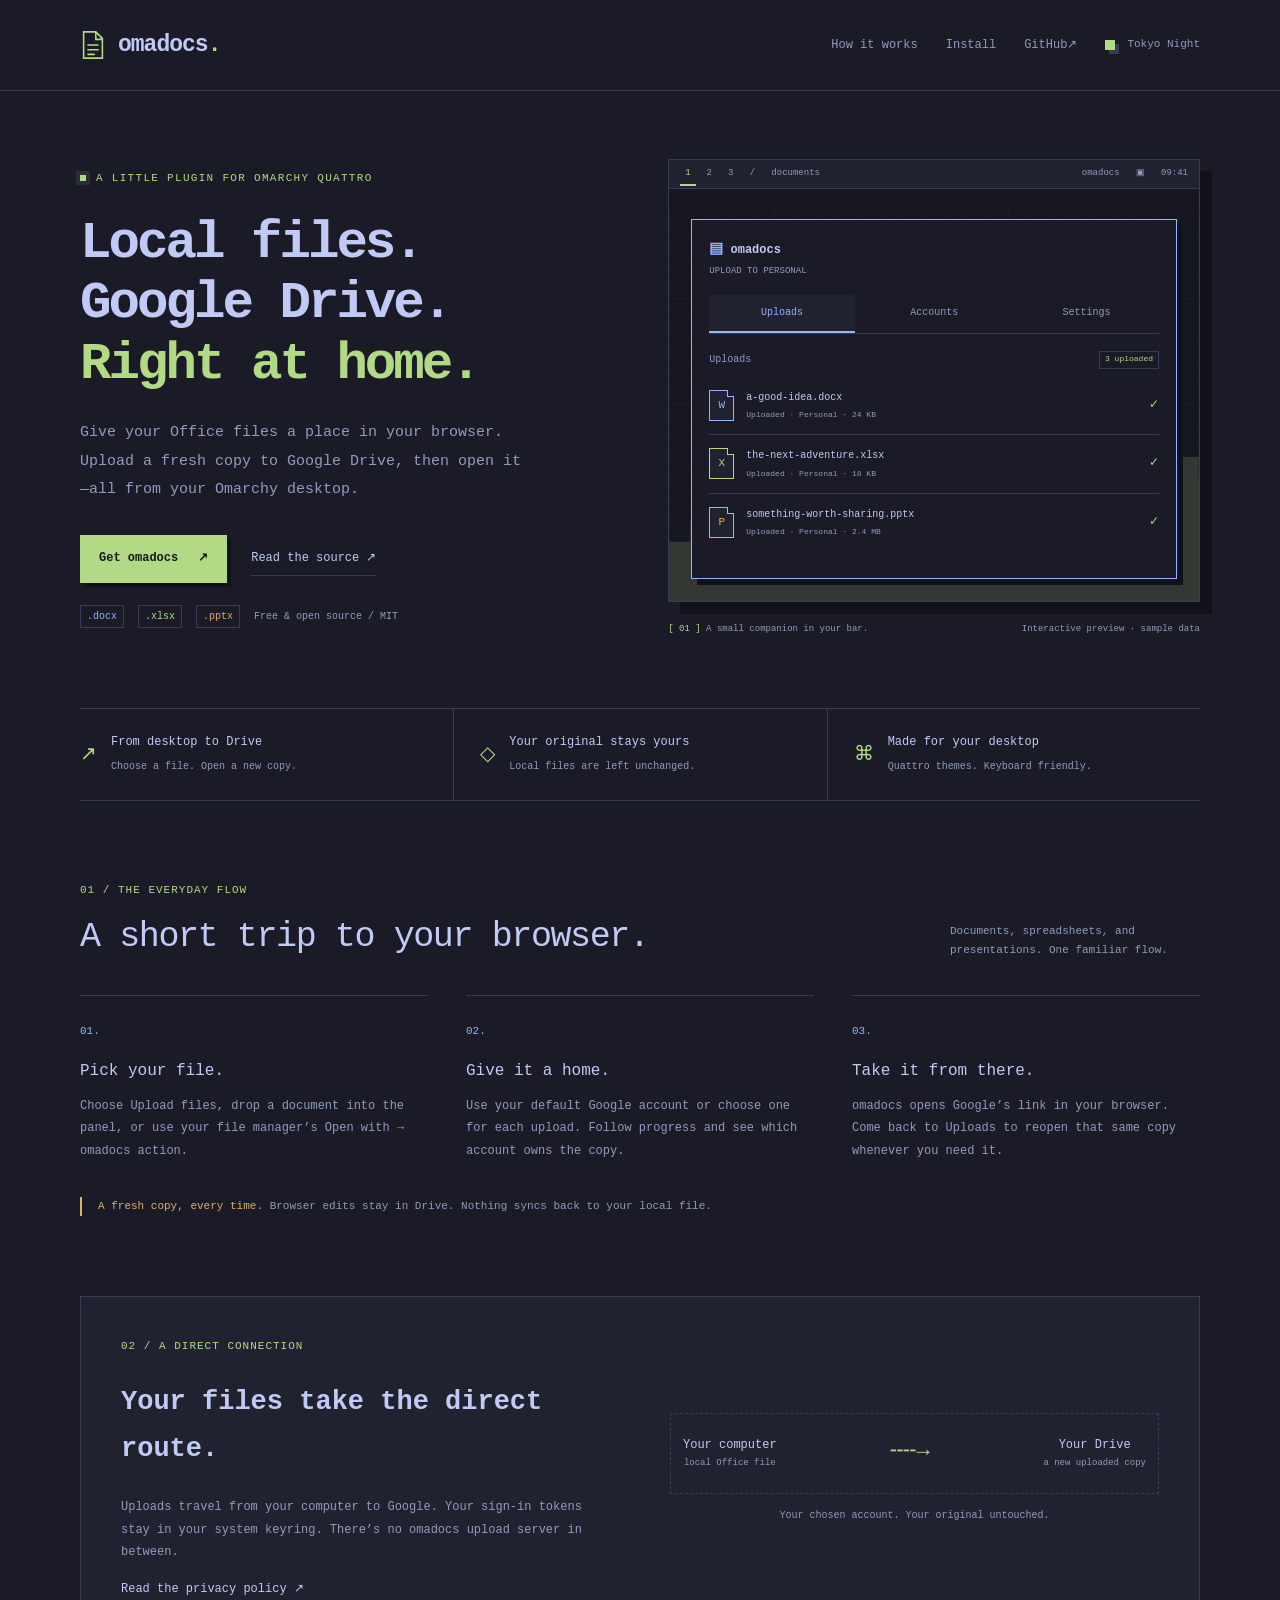
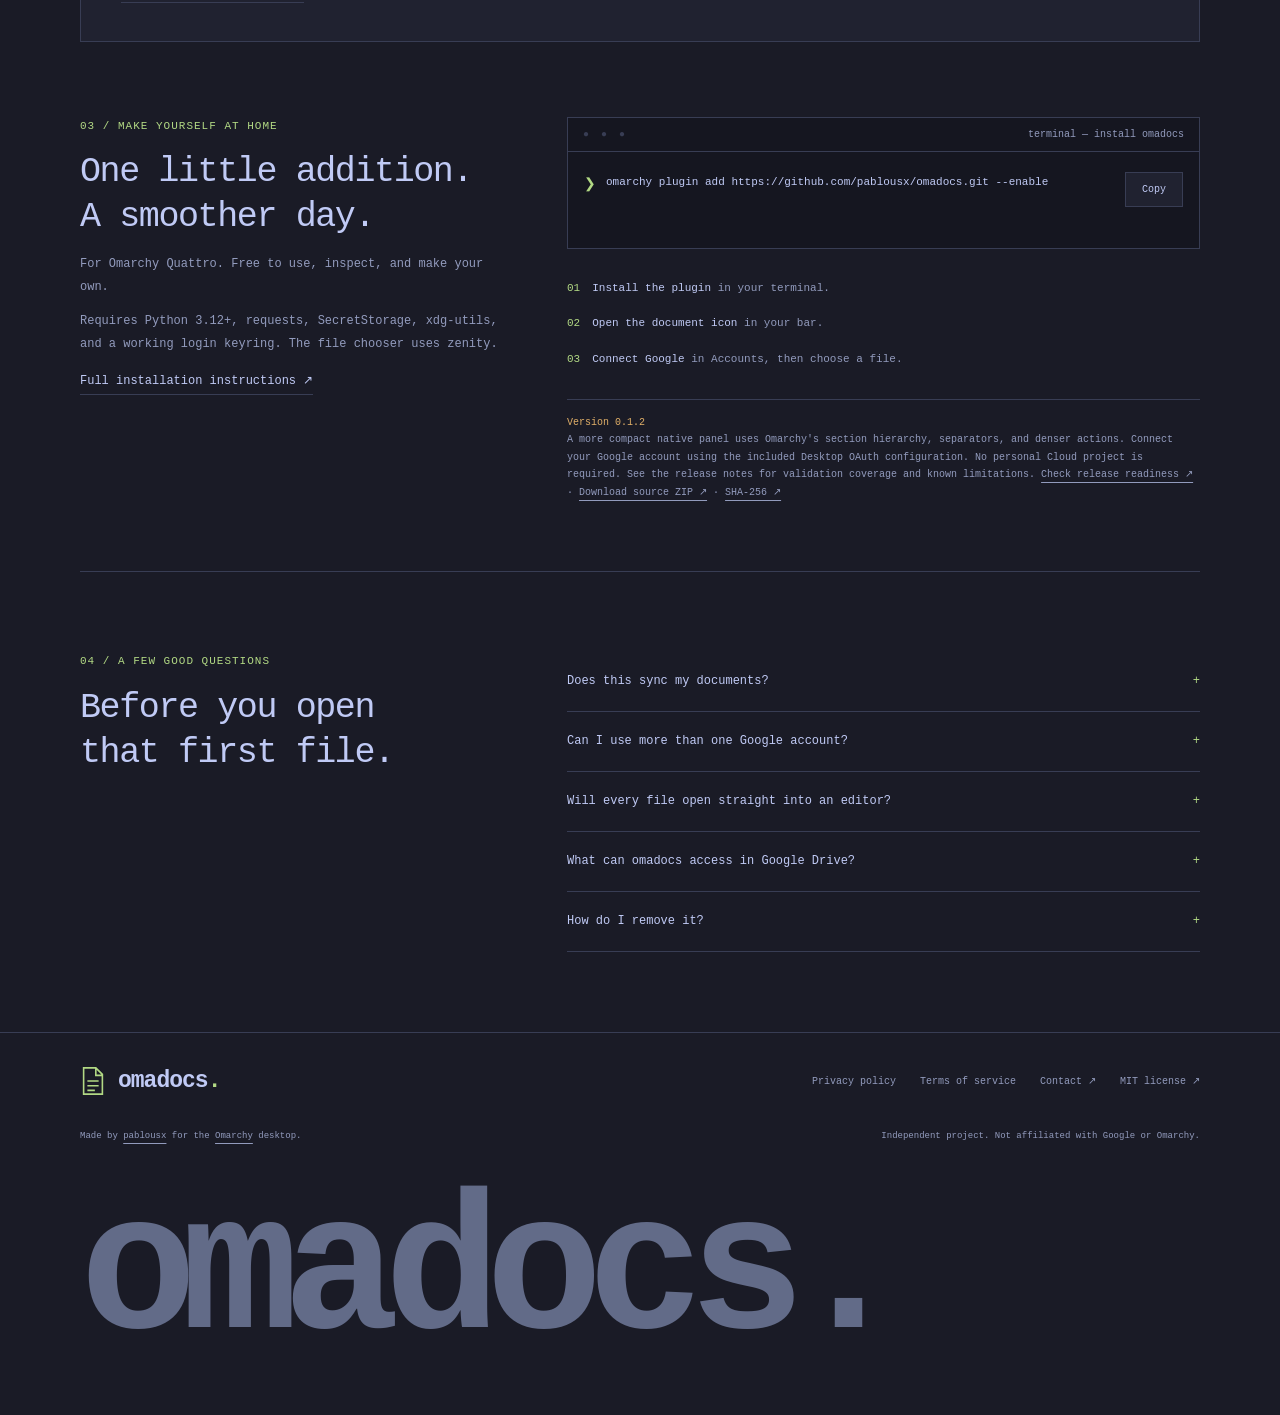
<file: site/index.html>
<!doctype html>
<html lang="en" data-theme="night">
  <head>
    <meta charset="utf-8" />
    <meta name="viewport" content="width=device-width, initial-scale=1" />
    <meta
      name="description"
      content="Upload a fresh copy of your Office files to Google Drive and open it from your Omarchy desktop. A small, open-source Quattro plugin."
    />
    <meta name="theme-color" content="#1a1b26" />
    <meta name="referrer" content="strict-origin-when-cross-origin" />
    <meta property="og:type" content="website" />
    <meta
      property="og:title"
      content="omadocs — Your Office files, at home in Omarchy"
    />
    <meta
      property="og:description"
      content="Upload a fresh copy of your Office files to Google Drive and open it from your Omarchy desktop. A small, open-source Quattro plugin."
    />
    <meta property="og:site_name" content="omadocs" />
    <meta property="og:url" content="https://pablousx.github.io/omadocs/" />
    <link rel="canonical" href="https://pablousx.github.io/omadocs/" />
    <title>omadocs — Your Office files, at home in Omarchy</title>
    <link rel="icon" href="assets/favicon.svg" type="image/svg+xml" />
    <link rel="stylesheet" href="assets/site.css" />
    <script src="assets/site.js" defer></script>
  </head>
  <body>
    <a class="skip-link" href="#main">Skip to content</a>
    <header class="site-header">
      <div class="container header-inner">
        <a class="brand" href="index.html" aria-label="omadocs home"
          ><svg viewBox="0 0 26 32" fill="none" aria-hidden="true">
            <path
              d="M3 2h13l7 7v21H3zM16 2v8h7M7 16h12M7 21h12M7 26h8"
              stroke="currentColor"
              stroke-width="1.7"
            /></svg
          ><span>omadocs<span class="accent">.</span></span></a
        >
        <nav class="site-nav" aria-label="Main navigation">
          <a class="desktop-link" href="index.html#how-it-works"
            >How it works</a
          >
          <a href="index.html#install">Install</a>
          <a href="https://github.com/pablousx/omadocs"
            >GitHub <span aria-hidden="true">↗</span></a
          >
          <button
            class="theme-button"
            type="button"
            data-theme-toggle
            hidden
            aria-label="Change color theme"
          >
            <span class="theme-swatch" aria-hidden="true"></span
            ><span data-theme-name>Tokyo Night</span>
          </button>
        </nav>
      </div>
    </header>
    <main id="main" tabindex="-1">
      <div class="container">
        <section class="hero" aria-labelledby="hero-title">
          <div class="hero-grid">
            <div>
              <div class="eyebrow">
                <span class="status-dot" aria-hidden="true"></span> A little
                plugin for Omarchy Quattro
              </div>
              <h1 id="hero-title">
                Local files.<br />Google Drive.<br /><span class="accent"
                  >Right at home.</span
                >
              </h1>
              <p class="hero-copy">
                Give your Office files a place in your browser. Upload a fresh
                copy to Google Drive, then open it—all from your Omarchy
                desktop.
              </p>
              <div class="hero-actions">
                <a class="button" href="#install"
                  >Get omadocs <span aria-hidden="true">↗</span></a
                ><a class="text-link" href="https://github.com/pablousx/omadocs"
                  >Read the source <span aria-hidden="true">↗</span></a
                >
              </div>
              <div class="compat">
                <span class="file-pill">.docx</span
                ><span class="file-pill sheet">.xlsx</span
                ><span class="file-pill slides">.pptx</span
                ><span>Free &amp; open source / MIT</span>
              </div>
            </div>
            <div class="preview">
              <div class="desktop">
                <div class="desktop-bar" aria-hidden="true">
                  <span
                    ><span class="workspace-number">1</span>&nbsp; 2 &nbsp; 3
                    &nbsp; / &nbsp; documents</span
                  ><span>omadocs &nbsp; ▣ &nbsp; 09:41</span>
                </div>
                <svg
                  class="wallpaper"
                  viewBox="0 0 500 450"
                  preserveAspectRatio="xMidYMid slice"
                  aria-hidden="true"
                >
                  <defs>
                    <pattern
                      id="grid"
                      width="20"
                      height="20"
                      patternUnits="userSpaceOnUse"
                    >
                      <path
                        d="M20 0H0v20"
                        fill="none"
                        stroke="currentColor"
                        stroke-width=".4"
                      />
                    </pattern>
                  </defs>
                  <rect width="500" height="450" fill="url(#grid)" />
                  <path
                    d="M0 330h20v-20h20v-20h20v-20h20v-20h20v-20h20v-20h20v-20h20v20h20v20h20v20h20v20h20v20h20v-20h20v-20h20v-20h20v-20h20v-20h20v-20h20v-20h20v20h20v20h20v20h20v20h20v20h20v20h20v20h20v20h40v130H0z"
                    fill="currentColor"
                  />
                </svg>
                <div class="app-window">
                  <div class="app-title">
                    <strong
                      ><span class="window-mark" aria-hidden="true">▤</span>
                      omadocs</strong
                    >
                  </div>
                  <p class="account-line">UPLOAD TO PERSONAL</p>
                  <div
                    class="demo-tabs"
                    role="tablist"
                    aria-label="Explore the plugin preview"
                  >
                    <button
                      id="tab-uploads"
                      type="button"
                      role="tab"
                      data-demo-tab
                      aria-selected="true"
                      aria-controls="demo-uploads"
                    >
                      Uploads
                    </button>
                    <button
                      id="tab-accounts"
                      type="button"
                      role="tab"
                      data-demo-tab
                      aria-selected="false"
                      aria-controls="demo-accounts"
                      tabindex="-1"
                    >
                      Accounts
                    </button>
                    <button
                      id="tab-settings"
                      type="button"
                      role="tab"
                      data-demo-tab
                      aria-selected="false"
                      aria-controls="demo-settings"
                      tabindex="-1"
                    >
                      Settings
                    </button>
                  </div>
                  <div
                    id="demo-uploads"
                    class="demo-panel"
                    role="tabpanel"
                    aria-labelledby="tab-uploads"
                    tabindex="0"
                  >
                    <div class="demo-heading">
                      <span>Uploads</span
                      ><span class="tiny-label">3 uploaded</span>
                    </div>
                    <div class="demo-file">
                      <span class="document" aria-hidden="true">W</span>
                      <div class="file-detail">
                        <div class="file-name">a-good-idea.docx</div>
                        <div class="file-state">
                          Uploaded · Personal · 24 KB
                        </div>
                      </div>
                      <span class="file-check" aria-label="Complete">✓</span>
                    </div>
                    <div class="demo-file">
                      <span class="document green" aria-hidden="true">X</span>
                      <div class="file-detail">
                        <div class="file-name">the-next-adventure.xlsx</div>
                        <div class="file-state">
                          Uploaded · Personal · 18 KB
                        </div>
                      </div>
                      <span class="file-check" aria-label="Complete">✓</span>
                    </div>
                    <div class="demo-file">
                      <span class="document orange" aria-hidden="true">P</span>
                      <div class="file-detail">
                        <div class="file-name">
                          something-worth-sharing.pptx
                        </div>
                        <div class="file-state">
                          Uploaded · Personal · 2.4 MB
                        </div>
                      </div>
                      <span class="file-check" aria-label="Complete">✓</span>
                    </div>
                  </div>
                  <div
                    id="demo-accounts"
                    class="demo-panel"
                    role="tabpanel"
                    aria-labelledby="tab-accounts"
                    tabindex="0"
                    hidden
                  >
                    <div class="demo-heading">
                      <span>Google accounts</span
                      ><span class="tiny-label">2 connected</span>
                    </div>
                    <div class="demo-account">
                      <div>
                        <strong>Personal</strong><small>you@example.test</small>
                      </div>
                      <span class="tiny-label">Default</span>
                    </div>
                    <div class="demo-account">
                      <div>
                        <strong>Work</strong><small>work@example.test</small>
                      </div>
                      <span class="demo-state">Connected</span>
                    </div>
                    <p class="demo-footnote">
                      One desktop. The right home for each file.
                    </p>
                  </div>
                  <div
                    id="demo-settings"
                    class="demo-panel"
                    role="tabpanel"
                    aria-labelledby="tab-settings"
                    tabindex="0"
                    hidden
                  >
                    <div class="demo-heading"><span>Settings</span></div>
                    <div class="demo-setting">
                      <span>Ask which account to use</span
                      ><span class="demo-state">On</span>
                    </div>
                    <div class="demo-setting">
                      <span>File opening</span
                      ><span class="demo-state">Configured</span>
                    </div>
                    <div class="demo-setting">
                      <span>Custom Google setup</span
                      ><span aria-hidden="true">+</span>
                    </div>
                    <p class="demo-footnote">
                      Simple defaults. A little room to customize.
                    </p>
                  </div>
                </div>
              </div>
              <div class="preview-caption">
                <span
                  ><span class="caption-index">[ 01 ]</span> A small companion
                  in your bar.</span
                ><span>Interactive preview · sample data</span>
              </div>
              <noscript
                ><p class="noscript-note">
                  This preview shows Uploads. Enable JavaScript to explore the
                  other tabs.
                </p></noscript
              >
            </div>
          </div>
        </section>
        <div class="principles" aria-label="Product principles">
          <div class="principle">
            <span class="principle-symbol" aria-hidden="true">↗</span>
            <div>
              <strong>From desktop to Drive</strong
              ><small>Choose a file. Open a new copy.</small>
            </div>
          </div>
          <div class="principle">
            <span class="principle-symbol" aria-hidden="true">◇</span>
            <div>
              <strong>Your original stays yours</strong
              ><small>Local files are left unchanged.</small>
            </div>
          </div>
          <div class="principle">
            <span class="principle-symbol" aria-hidden="true">⌘</span>
            <div>
              <strong>Made for your desktop</strong
              ><small>Quattro themes. Keyboard friendly.</small>
            </div>
          </div>
        </div>
        <section class="section" id="how-it-works" aria-labelledby="how-title">
          <div class="section-heading">
            <div>
              <div class="section-number">01 / THE EVERYDAY FLOW</div>
              <h2 id="how-title">A short trip to your browser.</h2>
            </div>
            <p>
              Documents, spreadsheets, and presentations. One familiar flow.
            </p>
          </div>
          <div class="steps">
            <article class="step">
              <span class="step-index">01.</span>
              <h3>Pick your file.</h3>
              <p>
                Choose Upload files, drop a document into the panel, or use your
                file manager’s Open with → omadocs action.
              </p>
            </article>
            <article class="step">
              <span class="step-index">02.</span>
              <h3>Give it a home.</h3>
              <p>
                Use your default Google account or choose one for each upload.
                Follow progress and see which account owns the copy.
              </p>
            </article>
            <article class="step">
              <span class="step-index">03.</span>
              <h3>Take it from there.</h3>
              <p>
                omadocs opens Google’s link in your browser. Come back to
                Uploads to reopen that same copy whenever you need it.
              </p>
            </article>
          </div>
          <p class="copy-note">
            <strong>A fresh copy, every time.</strong> Browser edits stay in
            Drive. Nothing syncs back to your local file.
          </p>
        </section>
        <section class="privacy-band" aria-labelledby="privacy-title">
          <div>
            <div class="section-number">02 / A DIRECT CONNECTION</div>
            <h2 id="privacy-title">Your files take the direct route.</h2>
            <p>
              Uploads travel from your computer to Google. Your sign-in tokens
              stay in your system keyring. There’s no omadocs upload server in
              between.
            </p>
            <a class="text-link" href="privacy.html"
              >Read the privacy policy <span aria-hidden="true">↗</span></a
            >
          </div>
          <div class="data-flow">
            <div class="flow-row">
              <div class="flow-end">
                Your computer<span>local Office file</span>
              </div>
              <span class="flow-arrow" aria-hidden="true">╌╌→</span>
              <div class="flow-end">
                Your Drive<span>a new uploaded copy</span>
              </div>
            </div>
            <div class="flow-caption">
              Your chosen account. Your original untouched.
            </div>
          </div>
        </section>
        <section class="install" id="install" aria-labelledby="install-title">
          <div class="install-grid">
            <div>
              <div class="section-number">03 / MAKE YOURSELF AT HOME</div>
              <h2 id="install-title">
                One little addition.<br />A smoother day.
              </h2>
              <p class="install-copy">
                For Omarchy Quattro. Free to use, inspect, and make your own.
              </p>
              <p class="install-copy">
                Requires Python 3.12+, requests, SecretStorage, xdg-utils, and a
                working login keyring. The file chooser uses zenity.
              </p>
              <a
                class="text-link"
                href="https://github.com/pablousx/omadocs#install"
                >Full installation instructions
                <span aria-hidden="true">↗</span></a
              >
            </div>
            <div>
              <div class="terminal">
                <div class="terminal-title">
                  <span>terminal — install omadocs</span>
                </div>
                <div class="command-row">
                  <span class="prompt" aria-hidden="true">❯</span
                  ><code id="install-command"
                    >omarchy plugin add https://github.com/pablousx/omadocs.git
                    --enable</code
                  ><button
                    class="copy-button"
                    type="button"
                    data-copy="install-command"
                    data-feedback="copy-feedback"
                    aria-label="Copy installation command"
                    hidden
                  >
                    Copy
                  </button>
                </div>
                <p
                  class="copy-feedback"
                  id="copy-feedback"
                  role="status"
                  aria-live="polite"
                ></p>
              </div>
              <ol class="install-steps">
                <li>
                  <span
                    ><strong>Install the plugin</strong> in your terminal.</span
                  >
                </li>
                <li>
                  <span
                    ><strong>Open the document icon</strong> in your bar.</span
                  >
                </li>
                <li>
                  <span
                    ><strong>Connect Google</strong> in Accounts, then choose a
                    file.</span
                  >
                </li>
              </ol>
              <p class="release-note">
                <strong>Version 0.1.2</strong><br />A more compact native panel
                uses Omarchy's section hierarchy, separators, and denser
                actions. Connect your Google account
                using the included Desktop OAuth configuration. No personal
                Cloud project is required. See the release notes for validation
                coverage and known limitations.
                <a
                  href="https://github.com/pablousx/omadocs/blob/main/README.md#current-readiness"
                  >Check release readiness ↗</a
                >
                ·
                <a
                  href="https://github.com/pablousx/omadocs/releases/download/v0.1.2/omadocs-0.1.2.zip"
                  >Download source ZIP ↗</a
                >
                ·
                <a
                  href="https://github.com/pablousx/omadocs/releases/download/v0.1.2/SHA256SUMS"
                  >SHA-256 ↗</a
                >
              </p>
            </div>
          </div>
        </section>
        <section class="section faq" aria-labelledby="faq-title">
          <div class="faq-grid">
            <div>
              <div class="section-number">04 / A FEW GOOD QUESTIONS</div>
              <h2 id="faq-title">Before you open<br />that first file.</h2>
            </div>
            <div class="faq-list">
              <details>
                <summary>Does this sync my documents?</summary>
                <p>
                  No. Every upload creates a separate Drive copy. Your local
                  original stays unchanged, and edits made in Google do not
                  return to it. Use Open in browser from an existing upload to
                  avoid making another copy.
                </p>
              </details>
              <details>
                <summary>Can I use more than one Google account?</summary>
                <p>
                  Yes. Connect personal and work accounts, set a default, or
                  choose an account for each upload. Your browser has its own
                  Google session, so you may need to switch to the account shown
                  as the upload owner.
                </p>
              </details>
              <details>
                <summary>Will every file open straight into an editor?</summary>
                <p>
                  omadocs opens the link returned by Google. Depending on the
                  file and your browser session, Google may show a preview or
                  ask you to choose Open with. Editing availability and
                  formatting are handled by Google.
                </p>
              </details>
              <details>
                <summary>What can omadocs access in Google Drive?</summary>
                <p>
                  It requests Google’s per-file drive.file permission. The
                  plugin creates new files and accesses the files belonging to
                  its own upload operations; it does not scan or list your
                  Drive.
                  <a href="privacy.html#google-access"
                    >Read about Google access.</a
                  >
                </p>
              </details>
              <details>
                <summary>How do I remove it?</summary>
                <p>
                  First run <code>omadocs uninstall</code> to clear local app
                  data and restore file handlers. Then run
                  <code>omarchy plugin remove io.github.pablousx.omadocs</code>.
                  Uploaded Drive files remain yours. See the
                  <a
                    href="https://github.com/pablousx/omadocs/blob/main/docs/uninstall.md"
                    >full removal instructions</a
                  >.
                </p>
              </details>
            </div>
          </div>
        </section>
      </div>
    </main>
    <footer class="site-footer">
      <div class="container">
        <div class="footer-top">
          <a class="brand" href="index.html"
            ><svg viewBox="0 0 26 32" fill="none" aria-hidden="true">
              <path
                d="M3 2h13l7 7v21H3zM16 2v8h7M7 16h12M7 21h12M7 26h8"
                stroke="currentColor"
                stroke-width="1.7"
              /></svg
            ><span>omadocs<span class="accent">.</span></span></a
          >
          <nav class="footer-links" aria-label="Footer navigation">
            <a href="privacy.html">Privacy policy</a>
            <a href="terms.html">Terms of service</a>
            <a href="https://github.com/pablousx/omadocs/issues"
              >Contact <span aria-hidden="true">↗</span></a
            >
            <a href="https://github.com/pablousx/omadocs/blob/main/LICENSE"
              >MIT license <span aria-hidden="true">↗</span></a
            >
          </nav>
        </div>
        <div class="footer-bottom">
          <span
            >Made by <a href="https://github.com/pablousx">pablousx</a> for the
            <a href="https://omarchy.org/">Omarchy</a> desktop.</span
          ><span
            >Independent project. Not affiliated with Google or Omarchy.</span
          >
        </div>
        <div class="footer-wordmark" aria-hidden="true">omadocs.</div>
      </div>
    </footer>
  </body>
</html>
</file>
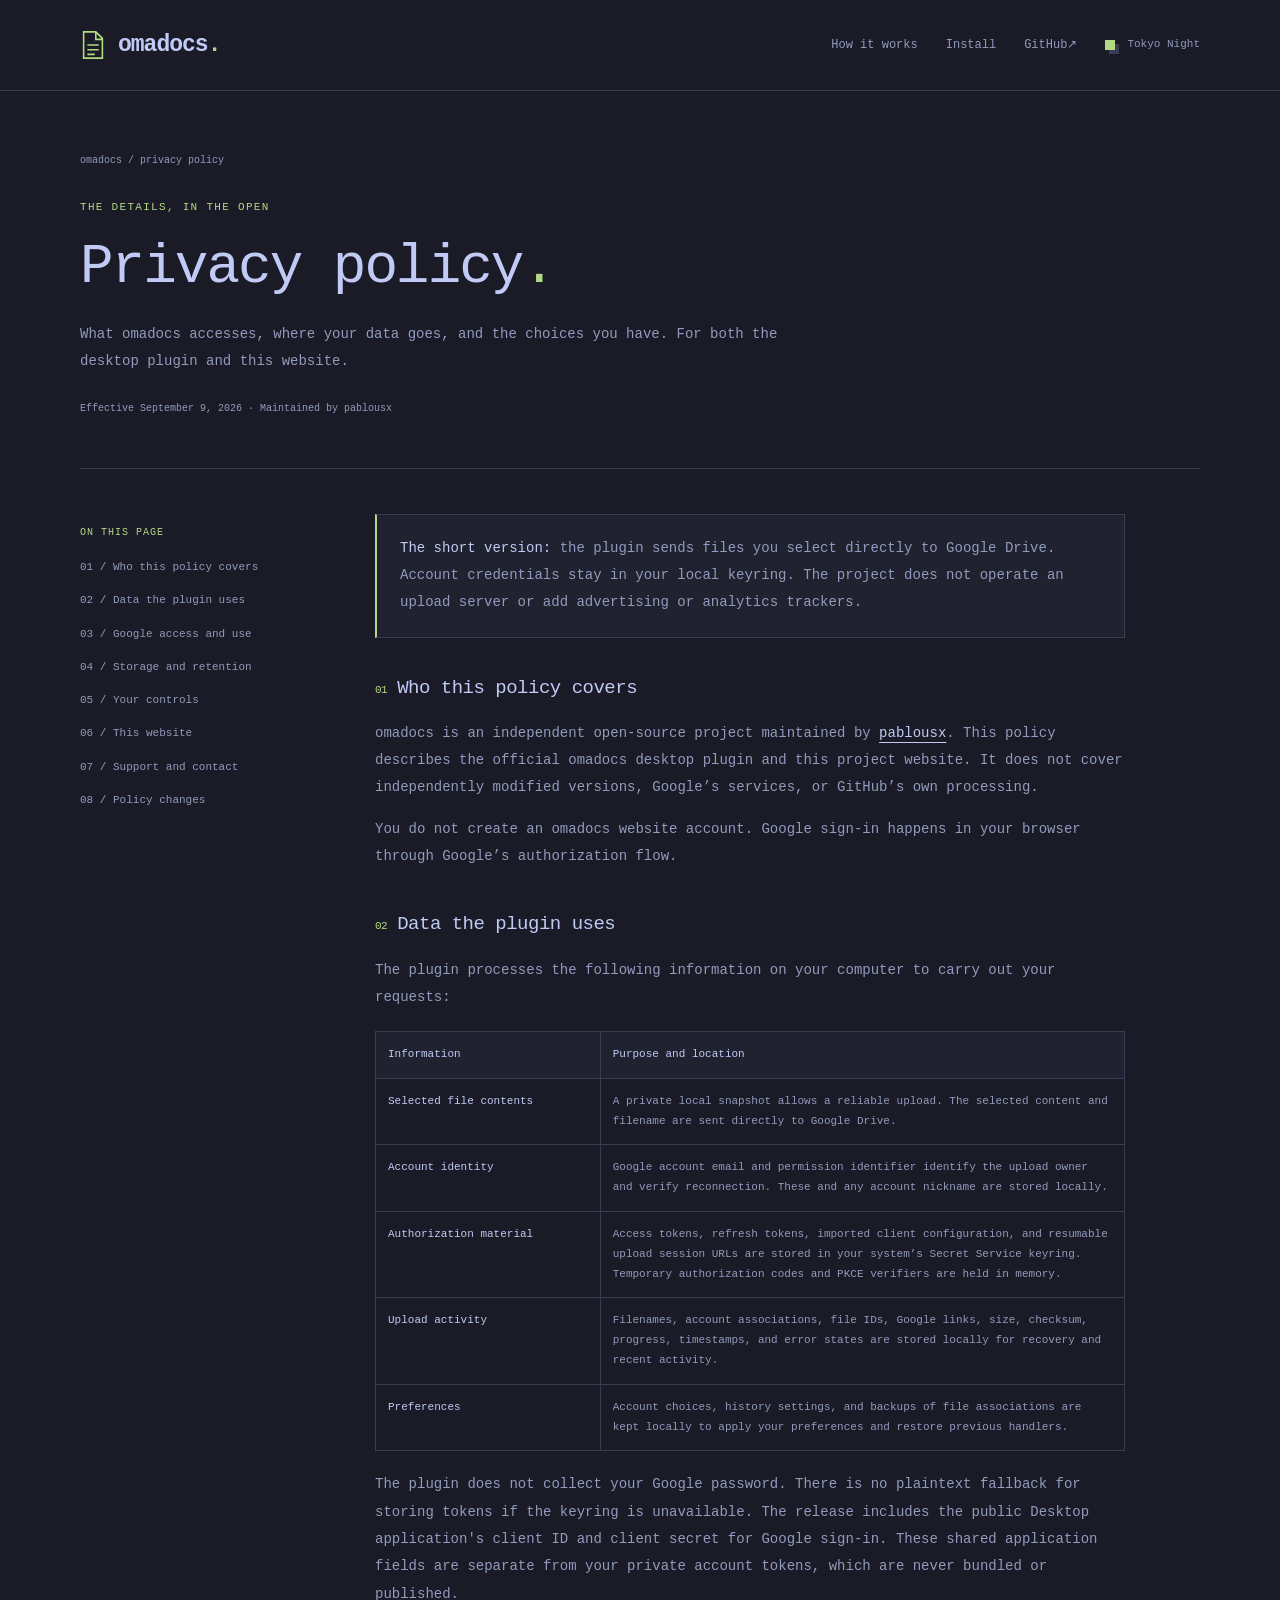
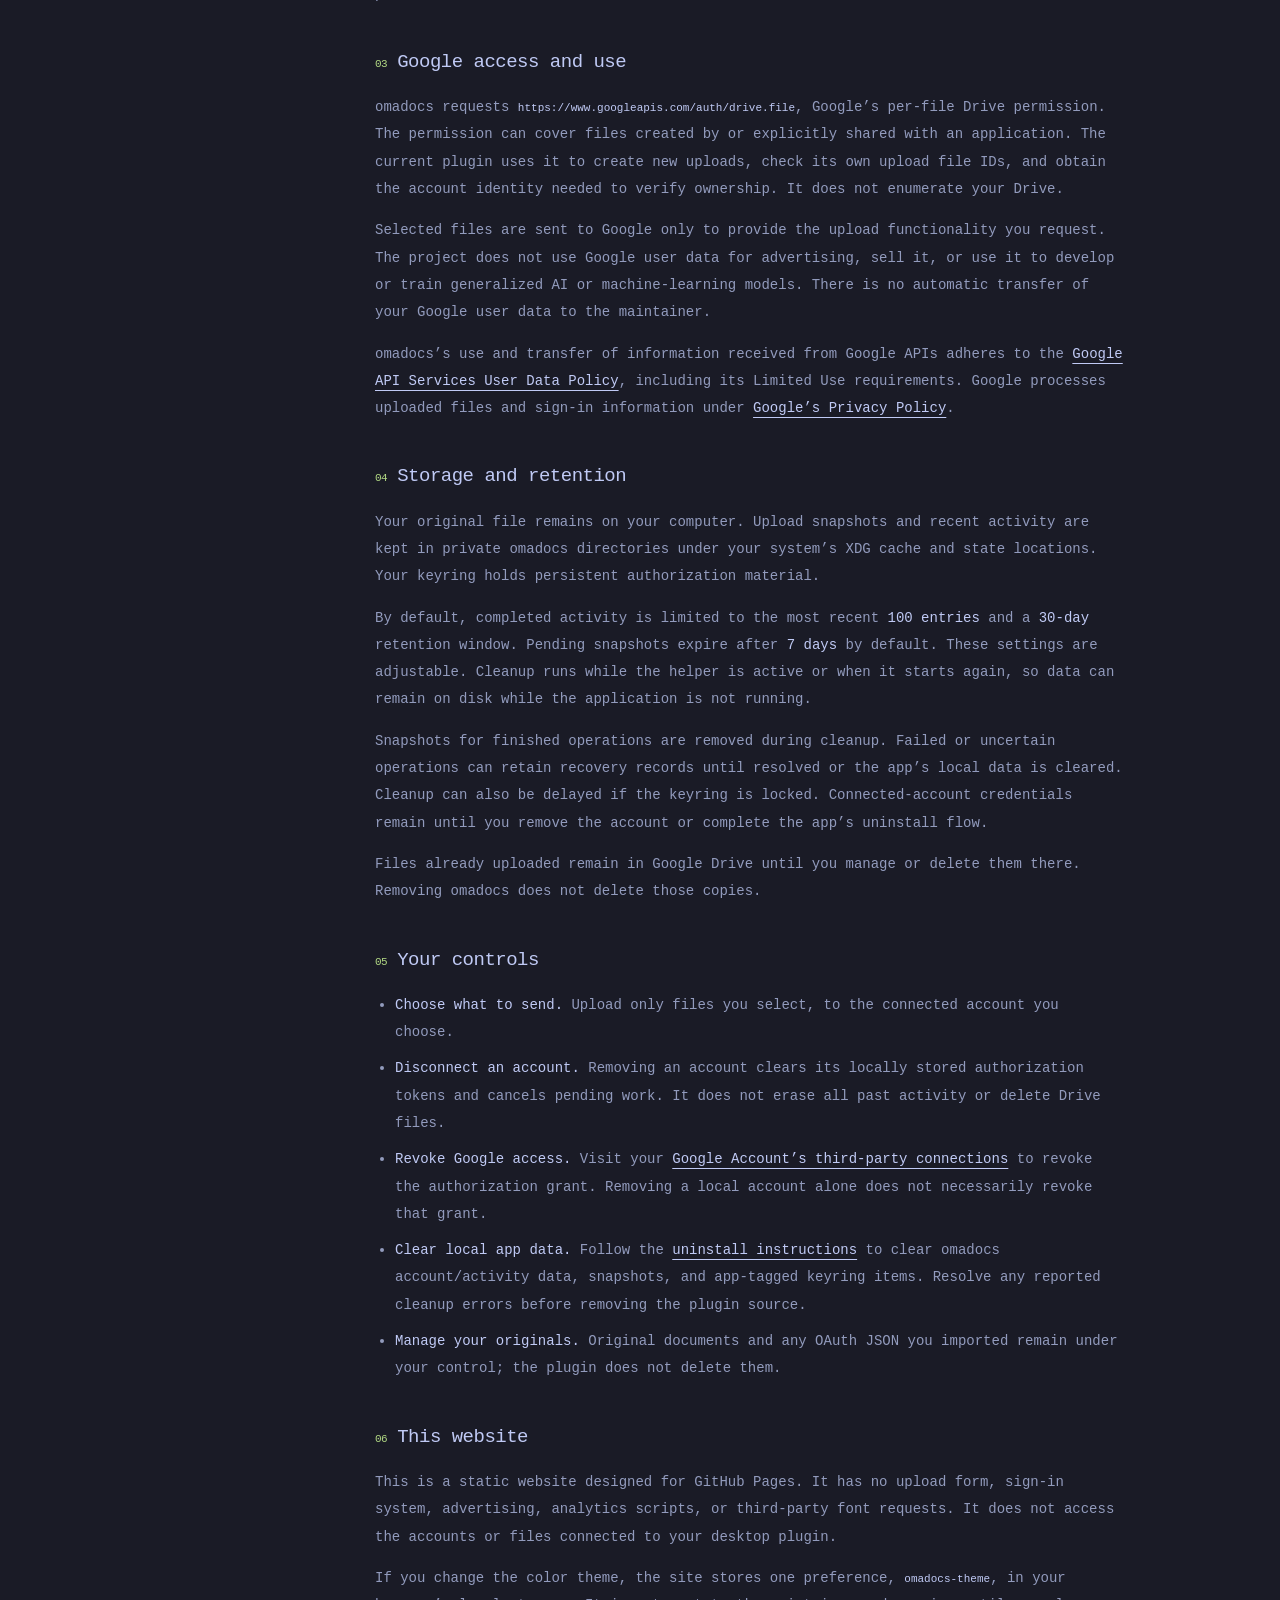
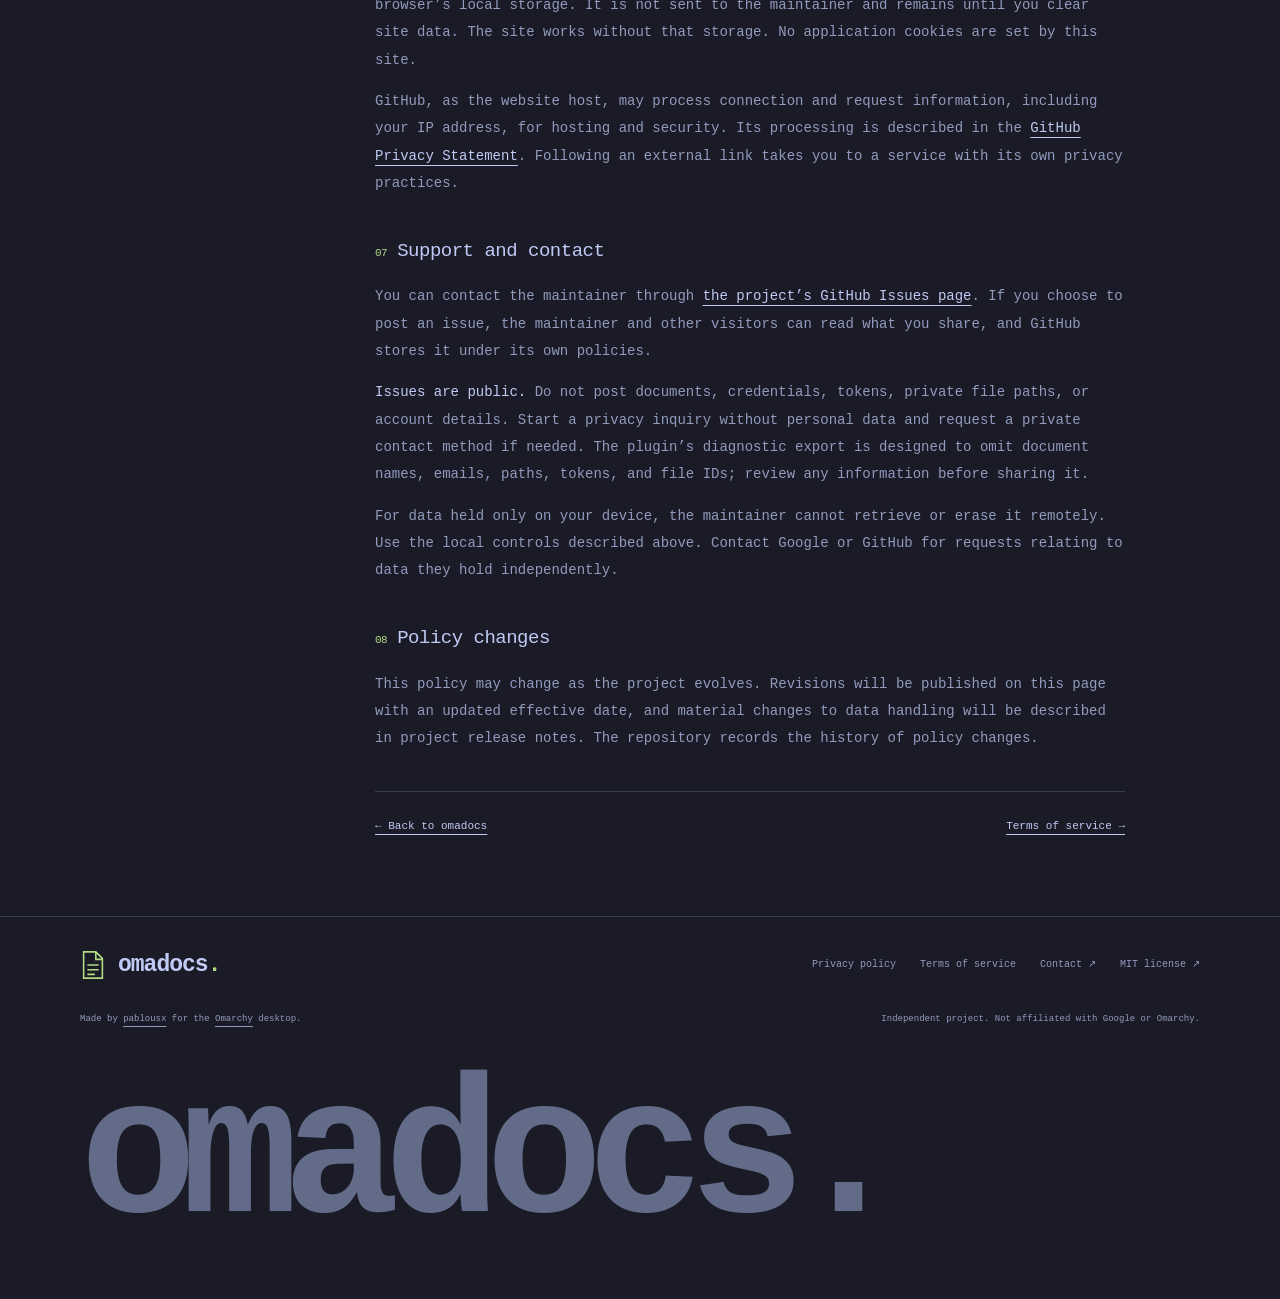
<file: site/privacy.html>
<!doctype html>
<html lang="en" data-theme="night">
  <head>
    <meta charset="utf-8" />
    <meta name="viewport" content="width=device-width, initial-scale=1" />
    <meta
      name="description"
      content="What omadocs accesses, where your data goes, and the choices you have. For both the desktop plugin and this website."
    />
    <meta name="theme-color" content="#1a1b26" />
    <meta name="referrer" content="strict-origin-when-cross-origin" />
    <meta property="og:type" content="website" />
    <meta property="og:title" content="Privacy policy — omadocs" />
    <meta
      property="og:description"
      content="What omadocs accesses, where your data goes, and the choices you have. For both the desktop plugin and this website."
    />
    <meta property="og:site_name" content="omadocs" />
    <meta property="og:url" content="https://pablousx.github.io/omadocs/privacy.html" />
    <link rel="canonical" href="https://pablousx.github.io/omadocs/privacy.html" />
    <title>Privacy policy — omadocs</title>
    <link rel="icon" href="assets/favicon.svg" type="image/svg+xml" />
    <link rel="stylesheet" href="assets/site.css" />
    <script src="assets/site.js" defer></script>
  </head>
  <body>
    <a class="skip-link" href="#main">Skip to content</a>
    <header class="site-header">
      <div class="container header-inner">
        <a class="brand" href="index.html" aria-label="omadocs home"
          ><svg viewBox="0 0 26 32" fill="none" aria-hidden="true">
            <path
              d="M3 2h13l7 7v21H3zM16 2v8h7M7 16h12M7 21h12M7 26h8"
              stroke="currentColor"
              stroke-width="1.7"
            /></svg
          ><span>omadocs<span class="accent">.</span></span></a
        >
        <nav class="site-nav" aria-label="Main navigation">
          <a class="desktop-link" href="index.html#how-it-works"
            >How it works</a
          >
          <a href="index.html#install">Install</a>
          <a href="https://github.com/pablousx/omadocs"
            >GitHub <span aria-hidden="true">↗</span></a
          >
          <button
            class="theme-button"
            type="button"
            data-theme-toggle
            hidden
            aria-label="Change color theme"
          >
            <span class="theme-swatch" aria-hidden="true"></span
            ><span data-theme-name>Tokyo Night</span>
          </button>
        </nav>
      </div>
    </header>
    <main id="main" tabindex="-1">
      <div class="container">
        <header class="legal-hero">
          <div class="breadcrumb">
            <a href="index.html">omadocs</a> / privacy policy
          </div>
          <div class="eyebrow">THE DETAILS, IN THE OPEN</div>
          <h1>Privacy policy<span class="accent">.</span></h1>
          <p class="lede">
            What omadocs accesses, where your data goes, and the choices you
            have. For both the desktop plugin and this website.
          </p>
          <p class="legal-date">
            Effective September 9, 2026 · Maintained by pablousx
          </p>
        </header>
        <div class="legal-layout">
          <nav class="legal-nav" aria-label="On this page">
            <p>On this page</p>
            <a href="#about">01 / Who this policy covers</a
            ><a href="#data">02 / Data the plugin uses</a
            ><a href="#google-access">03 / Google access and use</a
            ><a href="#retention">04 / Storage and retention</a
            ><a href="#choices">05 / Your controls</a
            ><a href="#website">06 / This website</a
            ><a href="#support">07 / Support and contact</a
            ><a href="#changes">08 / Policy changes</a>
          </nav>
          <article class="legal-body" aria-label="Privacy policy">
            <div class="legal-callout">
              <p>
                <strong>The short version:</strong> the plugin sends files you
                select directly to Google Drive. Account credentials stay in
                your local keyring. The project does not operate an upload
                server or add advertising or analytics trackers.
              </p>
            </div>
            <section id="about" aria-labelledby="about-title">
              <h2 id="about-title">
                <span class="index">01</span>Who this policy covers
              </h2>
              <p>
                omadocs is an independent open-source project maintained by
                <a href="https://github.com/pablousx">pablousx</a>. This policy
                describes the official omadocs desktop plugin and this project
                website. It does not cover independently modified versions,
                Google’s services, or GitHub’s own processing.
              </p>
              <p>
                You do not create an omadocs website account. Google sign-in
                happens in your browser through Google’s authorization flow.
              </p>
            </section>
            <section id="data" aria-labelledby="data-title">
              <h2 id="data-title">
                <span class="index">02</span>Data the plugin uses
              </h2>
              <p>
                The plugin processes the following information on your computer
                to carry out your requests:
              </p>
              <table class="legal-table">
                <thead>
                  <tr>
                    <th scope="col">Information</th>
                    <th scope="col">Purpose and location</th>
                  </tr>
                </thead>
                <tbody>
                  <tr>
                    <td>Selected file contents</td>
                    <td>
                      A private local snapshot allows a reliable upload. The
                      selected content and filename are sent directly to Google
                      Drive.
                    </td>
                  </tr>
                  <tr>
                    <td>Account identity</td>
                    <td>
                      Google account email and permission identifier identify
                      the upload owner and verify reconnection. These and any
                      account nickname are stored locally.
                    </td>
                  </tr>
                  <tr>
                    <td>Authorization material</td>
                    <td>
                      Access tokens, refresh tokens, imported client
                      configuration, and resumable upload session URLs are
                      stored in your system’s Secret Service keyring. Temporary
                      authorization codes and PKCE verifiers are held in memory.
                    </td>
                  </tr>
                  <tr>
                    <td>Upload activity</td>
                    <td>
                      Filenames, account associations, file IDs, Google links,
                      size, checksum, progress, timestamps, and error states are
                      stored locally for recovery and recent activity.
                    </td>
                  </tr>
                  <tr>
                    <td>Preferences</td>
                    <td>
                      Account choices, history settings, and backups of file
                      associations are kept locally to apply your preferences
                      and restore previous handlers.
                    </td>
                  </tr>
                </tbody>
              </table>
              <p>
                The plugin does not collect your Google password. There is no
                plaintext fallback for storing tokens if the keyring is
                unavailable. The release includes the public Desktop
                application's client ID and client secret for Google sign-in.
                These shared application fields are separate from your private
                account tokens, which are never bundled or published.
              </p>
            </section>
            <section id="google-access" aria-labelledby="google-access-title">
              <h2 id="google-access-title">
                <span class="index">03</span>Google access and use
              </h2>
              <p>
                omadocs requests
                <code>https://www.googleapis.com/auth/drive.file</code>,
                Google’s per-file Drive permission. The permission can cover
                files created by or explicitly shared with an application. The
                current plugin uses it to create new uploads, check its own
                upload file IDs, and obtain the account identity needed to
                verify ownership. It does not enumerate your Drive.
              </p>
              <p>
                Selected files are sent to Google only to provide the upload
                functionality you request. The project does not use Google user
                data for advertising, sell it, or use it to develop or train
                generalized AI or machine-learning models. There is no automatic
                transfer of your Google user data to the maintainer.
              </p>
              <p>
                omadocs’s use and transfer of information received from Google
                APIs adheres to the
                <a
                  href="https://developers.google.com/terms/api-services-user-data-policy"
                  >Google API Services User Data Policy</a
                >, including its Limited Use requirements. Google processes
                uploaded files and sign-in information under
                <a href="https://policies.google.com/privacy"
                  >Google’s Privacy Policy</a
                >.
              </p>
            </section>
            <section id="retention" aria-labelledby="retention-title">
              <h2 id="retention-title">
                <span class="index">04</span>Storage and retention
              </h2>
              <p>
                Your original file remains on your computer. Upload snapshots
                and recent activity are kept in private omadocs directories
                under your system’s XDG cache and state locations. Your keyring
                holds persistent authorization material.
              </p>
              <p>
                By default, completed activity is limited to the most recent
                <strong>100 entries</strong> and a
                <strong>30-day</strong> retention window. Pending snapshots
                expire after <strong>7 days</strong> by default. These settings
                are adjustable. Cleanup runs while the helper is active or when
                it starts again, so data can remain on disk while the
                application is not running.
              </p>
              <p>
                Snapshots for finished operations are removed during cleanup.
                Failed or uncertain operations can retain recovery records until
                resolved or the app’s local data is cleared. Cleanup can also be
                delayed if the keyring is locked. Connected-account credentials
                remain until you remove the account or complete the app’s
                uninstall flow.
              </p>
              <p>
                Files already uploaded remain in Google Drive until you manage
                or delete them there. Removing omadocs does not delete those
                copies.
              </p>
            </section>
            <section id="choices" aria-labelledby="choices-title">
              <h2 id="choices-title">
                <span class="index">05</span>Your controls
              </h2>
              <ul>
                <li>
                  <strong>Choose what to send.</strong> Upload only files you
                  select, to the connected account you choose.
                </li>
                <li>
                  <strong>Disconnect an account.</strong> Removing an account
                  clears its locally stored authorization tokens and cancels
                  pending work. It does not erase all past activity or delete
                  Drive files.
                </li>
                <li>
                  <strong>Revoke Google access.</strong> Visit your
                  <a href="https://myaccount.google.com/connections"
                    >Google Account’s third-party connections</a
                  >
                  to revoke the authorization grant. Removing a local account
                  alone does not necessarily revoke that grant.
                </li>
                <li>
                  <strong>Clear local app data.</strong> Follow the
                  <a
                    href="https://github.com/pablousx/omadocs/blob/main/docs/uninstall.md"
                    >uninstall instructions</a
                  >
                  to clear omadocs account/activity data, snapshots, and
                  app-tagged keyring items. Resolve any reported cleanup errors
                  before removing the plugin source.
                </li>
                <li>
                  <strong>Manage your originals.</strong> Original documents and
                  any OAuth JSON you imported remain under your control; the
                  plugin does not delete them.
                </li>
              </ul>
            </section>
            <section id="website" aria-labelledby="website-title">
              <h2 id="website-title">
                <span class="index">06</span>This website
              </h2>
              <p>
                This is a static website designed for GitHub Pages. It has no
                upload form, sign-in system, advertising, analytics scripts, or
                third-party font requests. It does not access the accounts or
                files connected to your desktop plugin.
              </p>
              <p>
                If you change the color theme, the site stores one preference,
                <code>omadocs-theme</code>, in your browser’s local storage. It
                is not sent to the maintainer and remains until you clear site
                data. The site works without that storage. No application
                cookies are set by this site.
              </p>
              <p>
                GitHub, as the website host, may process connection and request
                information, including your IP address, for hosting and
                security. Its processing is described in the
                <a
                  href="https://docs.github.com/en/site-policy/privacy-policies/github-general-privacy-statement"
                  >GitHub Privacy Statement</a
                >. Following an external link takes you to a service with its
                own privacy practices.
              </p>
            </section>
            <section id="support" aria-labelledby="support-title">
              <h2 id="support-title">
                <span class="index">07</span>Support and contact
              </h2>
              <p>
                You can contact the maintainer through
                <a href="https://github.com/pablousx/omadocs/issues"
                  >the project’s GitHub Issues page</a
                >. If you choose to post an issue, the maintainer and other
                visitors can read what you share, and GitHub stores it under its
                own policies.
              </p>
              <p>
                <strong>Issues are public.</strong> Do not post documents,
                credentials, tokens, private file paths, or account details.
                Start a privacy inquiry without personal data and request a
                private contact method if needed. The plugin’s diagnostic export
                is designed to omit document names, emails, paths, tokens, and
                file IDs; review any information before sharing it.
              </p>
              <p>
                For data held only on your device, the maintainer cannot
                retrieve or erase it remotely. Use the local controls described
                above. Contact Google or GitHub for requests relating to data
                they hold independently.
              </p>
            </section>
            <section id="changes" aria-labelledby="changes-title">
              <h2 id="changes-title">
                <span class="index">08</span>Policy changes
              </h2>
              <p>
                This policy may change as the project evolves. Revisions will be
                published on this page with an updated effective date, and
                material changes to data handling will be described in project
                release notes. The repository records the history of policy
                changes.
              </p>
            </section>
            <div class="legal-end">
              <a href="index.html">← Back to omadocs</a
              ><a href="terms.html">Terms of service →</a>
            </div>
          </article>
        </div>
      </div>
    </main>
    <footer class="site-footer">
      <div class="container">
        <div class="footer-top">
          <a class="brand" href="index.html"
            ><svg viewBox="0 0 26 32" fill="none" aria-hidden="true">
              <path
                d="M3 2h13l7 7v21H3zM16 2v8h7M7 16h12M7 21h12M7 26h8"
                stroke="currentColor"
                stroke-width="1.7"
              /></svg
            ><span>omadocs<span class="accent">.</span></span></a
          >
          <nav class="footer-links" aria-label="Footer navigation">
            <a href="privacy.html" aria-current="page">Privacy policy</a>
            <a href="terms.html">Terms of service</a>
            <a href="https://github.com/pablousx/omadocs/issues"
              >Contact <span aria-hidden="true">↗</span></a
            >
            <a href="https://github.com/pablousx/omadocs/blob/main/LICENSE"
              >MIT license <span aria-hidden="true">↗</span></a
            >
          </nav>
        </div>
        <div class="footer-bottom">
          <span
            >Made by <a href="https://github.com/pablousx">pablousx</a> for the
            <a href="https://omarchy.org/">Omarchy</a> desktop.</span
          ><span
            >Independent project. Not affiliated with Google or Omarchy.</span
          >
        </div>
        <div class="footer-wordmark" aria-hidden="true">omadocs.</div>
      </div>
    </footer>
  </body>
</html>
</file>
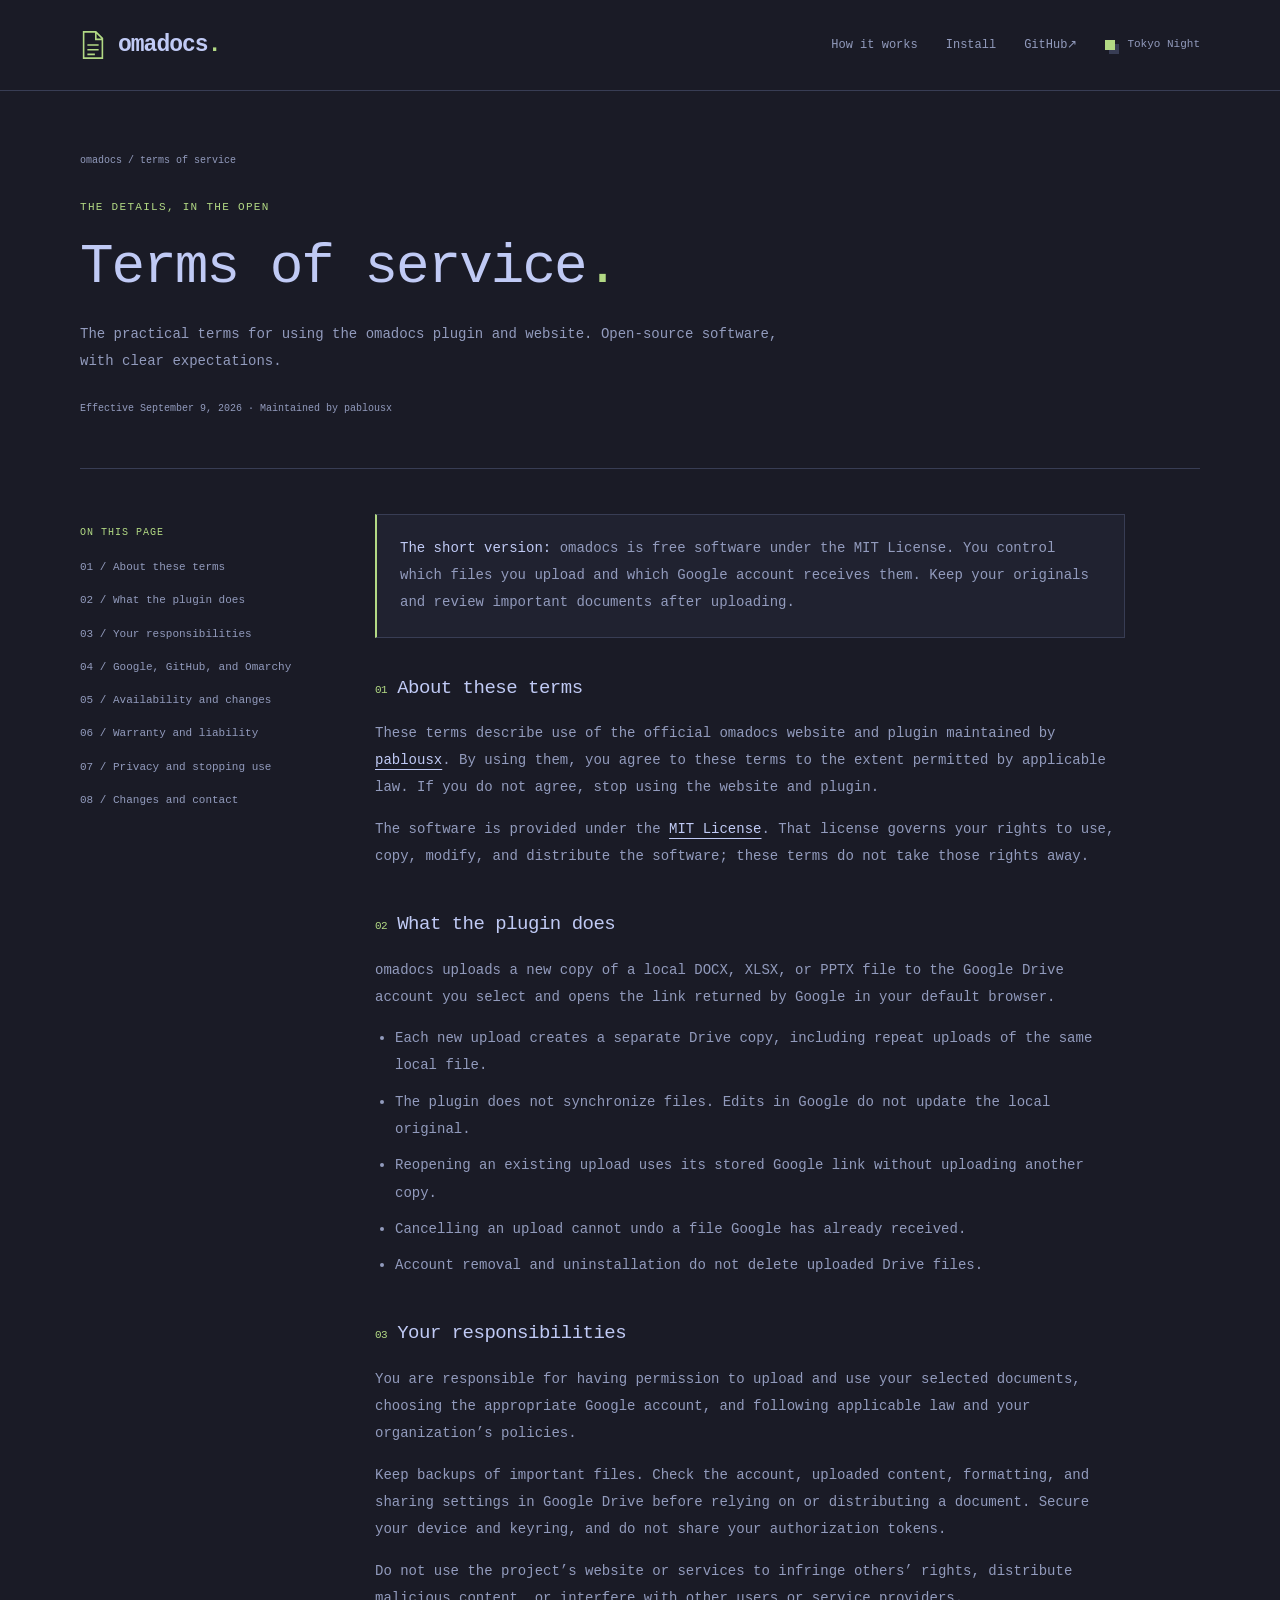
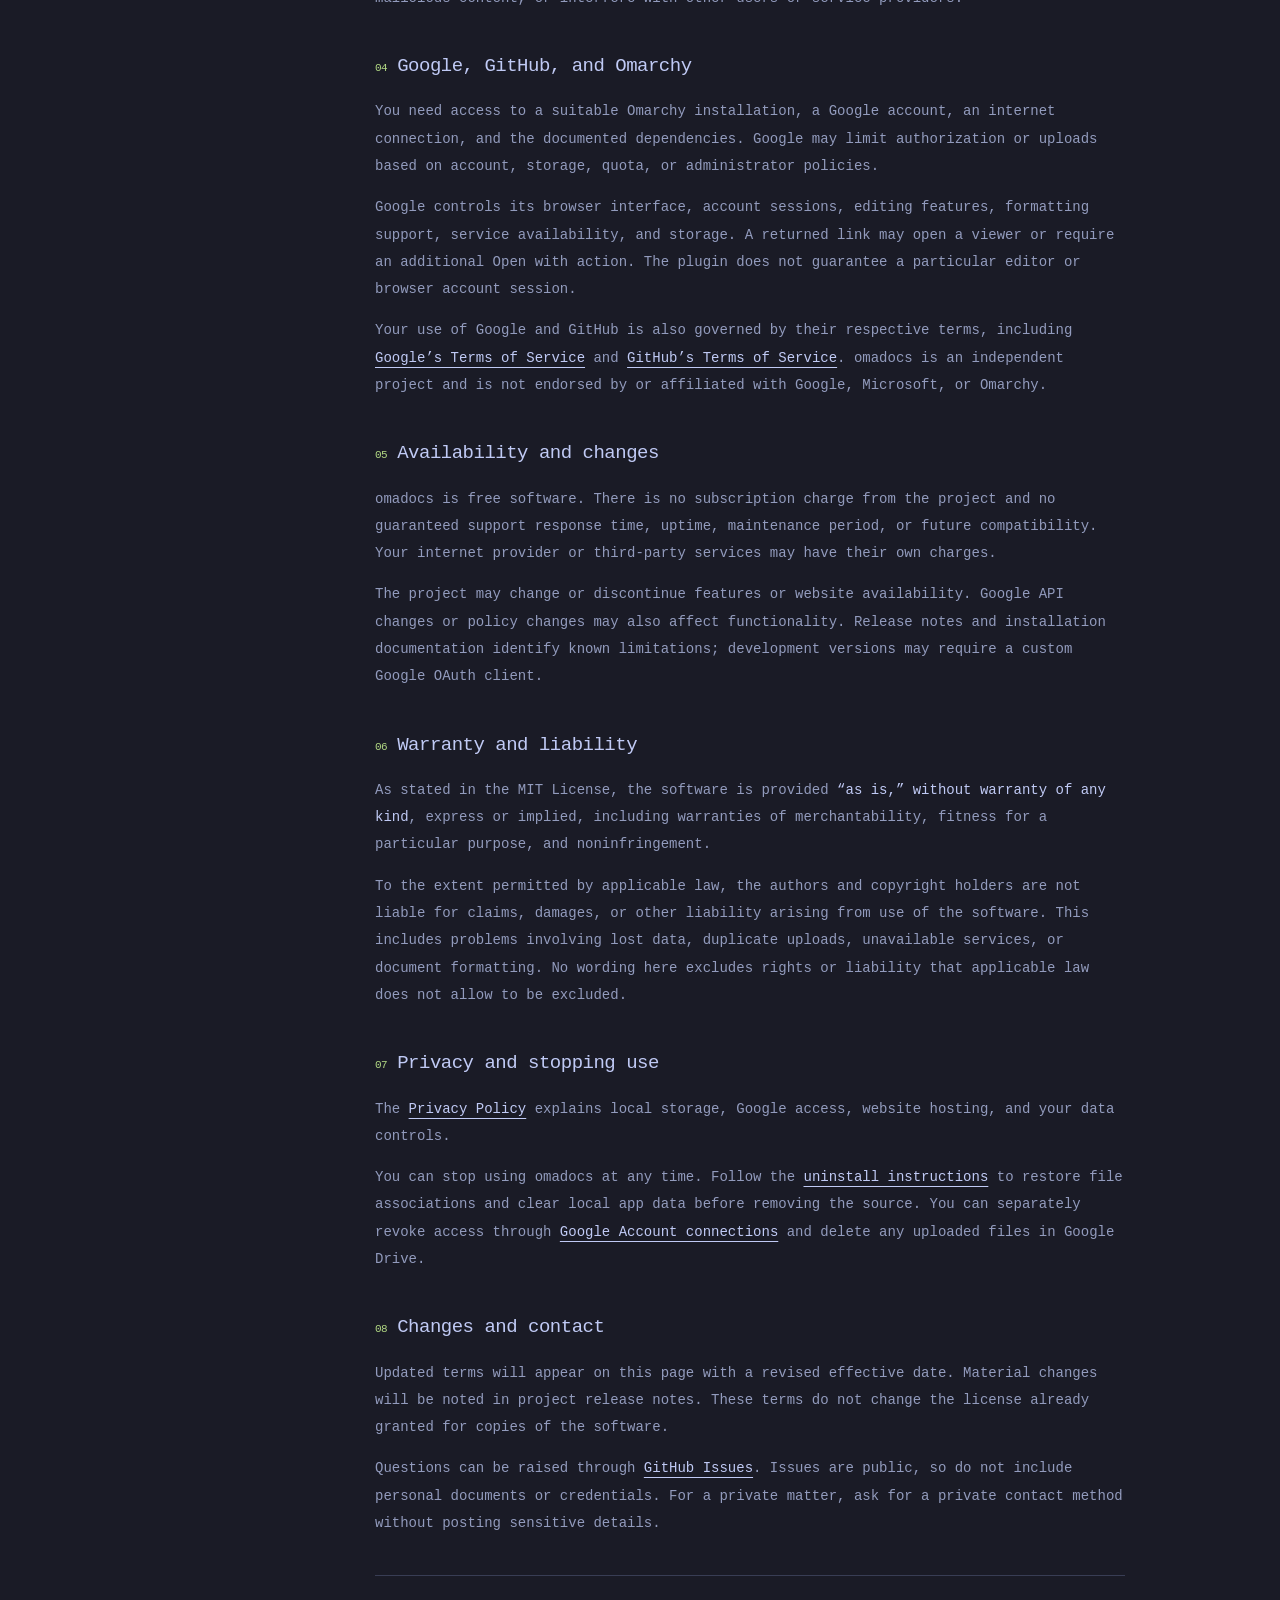
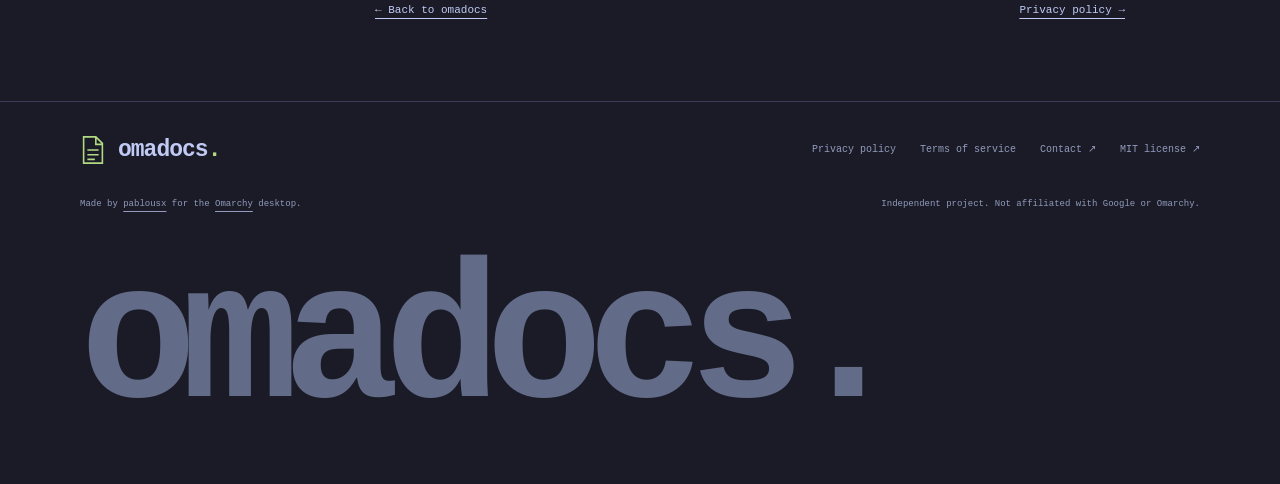
<file: site/terms.html>
<!doctype html>
<html lang="en" data-theme="night">
  <head>
    <meta charset="utf-8" />
    <meta name="viewport" content="width=device-width, initial-scale=1" />
    <meta
      name="description"
      content="The practical terms for using the omadocs plugin and website. Open-source software, with clear expectations."
    />
    <meta name="theme-color" content="#1a1b26" />
    <meta name="referrer" content="strict-origin-when-cross-origin" />
    <meta property="og:type" content="website" />
    <meta property="og:title" content="Terms of service — omadocs" />
    <meta
      property="og:description"
      content="The practical terms for using the omadocs plugin and website. Open-source software, with clear expectations."
    />
    <meta property="og:site_name" content="omadocs" />
    <meta property="og:url" content="https://pablousx.github.io/omadocs/terms.html" />
    <link rel="canonical" href="https://pablousx.github.io/omadocs/terms.html" />
    <title>Terms of service — omadocs</title>
    <link rel="icon" href="assets/favicon.svg" type="image/svg+xml" />
    <link rel="stylesheet" href="assets/site.css" />
    <script src="assets/site.js" defer></script>
  </head>
  <body>
    <a class="skip-link" href="#main">Skip to content</a>
    <header class="site-header">
      <div class="container header-inner">
        <a class="brand" href="index.html" aria-label="omadocs home"
          ><svg viewBox="0 0 26 32" fill="none" aria-hidden="true">
            <path
              d="M3 2h13l7 7v21H3zM16 2v8h7M7 16h12M7 21h12M7 26h8"
              stroke="currentColor"
              stroke-width="1.7"
            /></svg
          ><span>omadocs<span class="accent">.</span></span></a
        >
        <nav class="site-nav" aria-label="Main navigation">
          <a class="desktop-link" href="index.html#how-it-works"
            >How it works</a
          >
          <a href="index.html#install">Install</a>
          <a href="https://github.com/pablousx/omadocs"
            >GitHub <span aria-hidden="true">↗</span></a
          >
          <button
            class="theme-button"
            type="button"
            data-theme-toggle
            hidden
            aria-label="Change color theme"
          >
            <span class="theme-swatch" aria-hidden="true"></span
            ><span data-theme-name>Tokyo Night</span>
          </button>
        </nav>
      </div>
    </header>
    <main id="main" tabindex="-1">
      <div class="container">
        <header class="legal-hero">
          <div class="breadcrumb">
            <a href="index.html">omadocs</a> / terms of service
          </div>
          <div class="eyebrow">THE DETAILS, IN THE OPEN</div>
          <h1>Terms of service<span class="accent">.</span></h1>
          <p class="lede">
            The practical terms for using the omadocs plugin and website.
            Open-source software, with clear expectations.
          </p>
          <p class="legal-date">
            Effective September 9, 2026 · Maintained by pablousx
          </p>
        </header>
        <div class="legal-layout">
          <nav class="legal-nav" aria-label="On this page">
            <p>On this page</p>
            <a href="#about">01 / About these terms</a
            ><a href="#functionality">02 / What the plugin does</a
            ><a href="#responsibilities">03 / Your responsibilities</a
            ><a href="#third-parties">04 / Google, GitHub, and Omarchy</a
            ><a href="#availability">05 / Availability and changes</a
            ><a href="#warranty">06 / Warranty and liability</a
            ><a href="#privacy-removal">07 / Privacy and stopping use</a
            ><a href="#contact">08 / Changes and contact</a>
          </nav>
          <article class="legal-body" aria-label="Terms of service">
            <div class="legal-callout">
              <p>
                <strong>The short version:</strong> omadocs is free software
                under the MIT License. You control which files you upload and
                which Google account receives them. Keep your originals and
                review important documents after uploading.
              </p>
            </div>
            <section id="about" aria-labelledby="about-title">
              <h2 id="about-title">
                <span class="index">01</span>About these terms
              </h2>
              <p>
                These terms describe use of the official omadocs website and
                plugin maintained by
                <a href="https://github.com/pablousx">pablousx</a>. By using
                them, you agree to these terms to the extent permitted by
                applicable law. If you do not agree, stop using the website and
                plugin.
              </p>
              <p>
                The software is provided under the
                <a href="https://github.com/pablousx/omadocs/blob/main/LICENSE"
                  >MIT License</a
                >. That license governs your rights to use, copy, modify, and
                distribute the software; these terms do not take those rights
                away.
              </p>
            </section>
            <section id="functionality" aria-labelledby="functionality-title">
              <h2 id="functionality-title">
                <span class="index">02</span>What the plugin does
              </h2>
              <p>
                omadocs uploads a new copy of a local DOCX, XLSX, or PPTX file
                to the Google Drive account you select and opens the link
                returned by Google in your default browser.
              </p>
              <ul>
                <li>
                  Each new upload creates a separate Drive copy, including
                  repeat uploads of the same local file.
                </li>
                <li>
                  The plugin does not synchronize files. Edits in Google do not
                  update the local original.
                </li>
                <li>
                  Reopening an existing upload uses its stored Google link
                  without uploading another copy.
                </li>
                <li>
                  Cancelling an upload cannot undo a file Google has already
                  received.
                </li>
                <li>
                  Account removal and uninstallation do not delete uploaded
                  Drive files.
                </li>
              </ul>
            </section>
            <section
              id="responsibilities"
              aria-labelledby="responsibilities-title"
            >
              <h2 id="responsibilities-title">
                <span class="index">03</span>Your responsibilities
              </h2>
              <p>
                You are responsible for having permission to upload and use your
                selected documents, choosing the appropriate Google account, and
                following applicable law and your organization’s policies.
              </p>
              <p>
                Keep backups of important files. Check the account, uploaded
                content, formatting, and sharing settings in Google Drive before
                relying on or distributing a document. Secure your device and
                keyring, and do not share your authorization tokens.
              </p>
              <p>
                Do not use the project’s website or services to infringe others’
                rights, distribute malicious content, or interfere with other
                users or service providers.
              </p>
            </section>
            <section id="third-parties" aria-labelledby="third-parties-title">
              <h2 id="third-parties-title">
                <span class="index">04</span>Google, GitHub, and Omarchy
              </h2>
              <p>
                You need access to a suitable Omarchy installation, a Google
                account, an internet connection, and the documented
                dependencies. Google may limit authorization or uploads based on
                account, storage, quota, or administrator policies.
              </p>
              <p>
                Google controls its browser interface, account sessions, editing
                features, formatting support, service availability, and storage.
                A returned link may open a viewer or require an additional Open
                with action. The plugin does not guarantee a particular editor
                or browser account session.
              </p>
              <p>
                Your use of Google and GitHub is also governed by their
                respective terms, including
                <a href="https://policies.google.com/terms"
                  >Google’s Terms of Service</a
                >
                and
                <a
                  href="https://docs.github.com/en/site-policy/github-terms/github-terms-of-service"
                  >GitHub’s Terms of Service</a
                >. omadocs is an independent project and is not endorsed by or
                affiliated with Google, Microsoft, or Omarchy.
              </p>
            </section>
            <section id="availability" aria-labelledby="availability-title">
              <h2 id="availability-title">
                <span class="index">05</span>Availability and changes
              </h2>
              <p>
                omadocs is free software. There is no subscription charge from
                the project and no guaranteed support response time, uptime,
                maintenance period, or future compatibility. Your internet
                provider or third-party services may have their own charges.
              </p>
              <p>
                The project may change or discontinue features or website
                availability. Google API changes or policy changes may also
                affect functionality. Release notes and installation
                documentation identify known limitations; development versions
                may require a custom Google OAuth client.
              </p>
            </section>
            <section id="warranty" aria-labelledby="warranty-title">
              <h2 id="warranty-title">
                <span class="index">06</span>Warranty and liability
              </h2>
              <p>
                As stated in the MIT License, the software is provided
                <strong>“as is,” without warranty of any kind</strong>, express
                or implied, including warranties of merchantability, fitness for
                a particular purpose, and noninfringement.
              </p>
              <p>
                To the extent permitted by applicable law, the authors and
                copyright holders are not liable for claims, damages, or other
                liability arising from use of the software. This includes
                problems involving lost data, duplicate uploads, unavailable
                services, or document formatting. No wording here excludes
                rights or liability that applicable law does not allow to be
                excluded.
              </p>
            </section>
            <section
              id="privacy-removal"
              aria-labelledby="privacy-removal-title"
            >
              <h2 id="privacy-removal-title">
                <span class="index">07</span>Privacy and stopping use
              </h2>
              <p>
                The <a href="privacy.html">Privacy Policy</a> explains local
                storage, Google access, website hosting, and your data controls.
              </p>
              <p>
                You can stop using omadocs at any time. Follow the
                <a
                  href="https://github.com/pablousx/omadocs/blob/main/docs/uninstall.md"
                  >uninstall instructions</a
                >
                to restore file associations and clear local app data before
                removing the source. You can separately revoke access through
                <a href="https://myaccount.google.com/connections"
                  >Google Account connections</a
                >
                and delete any uploaded files in Google Drive.
              </p>
            </section>
            <section id="contact" aria-labelledby="contact-title">
              <h2 id="contact-title">
                <span class="index">08</span>Changes and contact
              </h2>
              <p>
                Updated terms will appear on this page with a revised effective
                date. Material changes will be noted in project release notes.
                These terms do not change the license already granted for copies
                of the software.
              </p>
              <p>
                Questions can be raised through
                <a href="https://github.com/pablousx/omadocs/issues"
                  >GitHub Issues</a
                >. Issues are public, so do not include personal documents or
                credentials. For a private matter, ask for a private contact
                method without posting sensitive details.
              </p>
            </section>
            <div class="legal-end">
              <a href="index.html">← Back to omadocs</a
              ><a href="privacy.html">Privacy policy →</a>
            </div>
          </article>
        </div>
      </div>
    </main>
    <footer class="site-footer">
      <div class="container">
        <div class="footer-top">
          <a class="brand" href="index.html"
            ><svg viewBox="0 0 26 32" fill="none" aria-hidden="true">
              <path
                d="M3 2h13l7 7v21H3zM16 2v8h7M7 16h12M7 21h12M7 26h8"
                stroke="currentColor"
                stroke-width="1.7"
              /></svg
            ><span>omadocs<span class="accent">.</span></span></a
          >
          <nav class="footer-links" aria-label="Footer navigation">
            <a href="privacy.html">Privacy policy</a>
            <a href="terms.html" aria-current="page">Terms of service</a>
            <a href="https://github.com/pablousx/omadocs/issues"
              >Contact <span aria-hidden="true">↗</span></a
            >
            <a href="https://github.com/pablousx/omadocs/blob/main/LICENSE"
              >MIT license <span aria-hidden="true">↗</span></a
            >
          </nav>
        </div>
        <div class="footer-bottom">
          <span
            >Made by <a href="https://github.com/pablousx">pablousx</a> for the
            <a href="https://omarchy.org/">Omarchy</a> desktop.</span
          ><span
            >Independent project. Not affiliated with Google or Omarchy.</span
          >
        </div>
        <div class="footer-wordmark" aria-hidden="true">omadocs.</div>
      </div>
    </footer>
  </body>
</html>
</file>
<file: site/assets/site.css>
:root {
  color-scheme: dark;
  --bg: #1a1b26;
  --surface: #202230;
  --deep: #151620;
  --text: #c0caf5;
  --muted: #929bbd;
  --line: #383d54;
  --accent: #b2d984;
  --blue: #92b4ff;
  --orange: #e0af68;
  --purple: #bb9af7;
  --shadow: #10111a;
  --display: #626b88;
  --font:
    "JetBrains Mono", "SFMono-Regular", Consolas, "Liberation Mono", monospace;
}
:root[data-theme="forest"] {
  --bg: #272e29;
  --surface: #303a32;
  --deep: #202722;
  --text: #e2dfca;
  --muted: #b1baaa;
  --line: #4a584a;
  --accent: #b5ce94;
  --blue: #a6c8ce;
  --orange: #e6bf89;
  --purple: #d3b5c9;
  --shadow: #19201c;
  --display: #798775;
}
* {
  box-sizing: border-box;
}
html {
  scroll-behavior: smooth;
  scroll-padding-top: 30px;
}
body {
  margin: 0;
  background: var(--bg);
  color: var(--text);
  font: 14px/1.75 var(--font);
  -webkit-font-smoothing: antialiased;
}
a {
  color: inherit;
  text-underline-offset: 5px;
}
button {
  font: inherit;
}
button,
a {
  -webkit-tap-highlight-color: transparent;
}
button {
  cursor: pointer;
}
a,
button,
summary {
  touch-action: manipulation;
}
button:focus-visible,
a:focus-visible,
summary:focus-visible {
  outline: 2px solid var(--accent);
  outline-offset: 5px;
}
::selection {
  background: var(--accent);
  color: var(--deep);
}
[hidden] {
  display: none !important;
}
.container {
  max-width: 1184px;
  margin: auto;
  padding: 0 32px;
}
.skip-link {
  position: fixed;
  top: 8px;
  left: 8px;
  transform: translateY(-150%);
  z-index: 10;
  background: var(--accent);
  color: var(--deep);
  padding: 10px;
}
.skip-link:focus {
  transform: translateY(0);
}
.site-header {
  border-bottom: 1px solid var(--line);
}
.header-inner {
  display: flex;
  align-items: center;
  justify-content: space-between;
  min-height: 90px;
  gap: 24px;
}
.brand {
  display: inline-flex;
  align-items: center;
  gap: 12px;
  font-weight: 700;
  font-size: 23px;
  letter-spacing: -1px;
  text-decoration: none;
}
.brand svg {
  width: 26px;
  height: 30px;
  color: var(--accent);
}
.site-nav {
  display: flex;
  gap: 28px;
  align-items: center;
}
.site-nav a {
  display: inline-flex;
  align-items: center;
  min-height: 44px;
  font-size: 12px;
  text-decoration: none;
  color: var(--muted);
}
.site-nav a:hover,
.site-nav a[aria-current="page"] {
  color: var(--accent);
}
.theme-button {
  display: flex;
  gap: 8px;
  align-items: center;
  min-height: 44px;
  border: 0;
  background: none;
  color: var(--muted);
  padding: 8px 0;
  font-size: 11px;
}
.theme-swatch {
  width: 10px;
  height: 10px;
  background: var(--accent);
  box-shadow: 4px 4px 0 var(--line);
  margin-right: 4px;
}
.eyebrow {
  display: flex;
  align-items: center;
  gap: 10px;
  color: var(--accent);
  font-size: 11px;
  letter-spacing: 1.3px;
  text-transform: uppercase;
}
.status-dot {
  width: 6px;
  height: 6px;
  background: var(--accent);
  box-shadow: 0 0 0 4px color-mix(in srgb, var(--accent) 10%, transparent);
}
.hero {
  padding: 68px 0 70px;
  position: relative;
}
.hero-grid {
  display: grid;
  grid-template-columns: 1.02fr 1fr;
  gap: 46px;
  align-items: center;
}
.hero h1 {
  font-size: clamp(38px, 4.1vw, 58px);
  line-height: 1.15;
  font-weight: 600;
  letter-spacing: -3px;
  margin: 25px 0;
}
.accent {
  color: var(--accent);
}
.hero-copy {
  font-size: 15px;
  max-width: 450px;
  color: var(--muted);
  line-height: 1.9;
}
.hero-actions {
  display: flex;
  gap: 24px;
  align-items: center;
  margin: 30px 0 22px;
  flex-wrap: wrap;
}
.button {
  display: inline-flex;
  align-items: center;
  justify-content: center;
  gap: 20px;
  min-height: 48px;
  padding: 11px 18px;
  background: var(--accent);
  border: 1px solid var(--accent);
  color: var(--deep);
  font-weight: 700;
  font-size: 12px;
  text-decoration: none;
  box-shadow: 4px 4px 0 var(--shadow);
  transition:
    transform 0.15s,
    box-shadow 0.15s;
}
.button:hover {
  transform: translate(-2px, -2px);
  box-shadow: 6px 6px 0 var(--shadow);
}
.text-link {
  font-size: 12px;
  text-decoration: none;
  border-bottom: 1px solid var(--line);
  padding: 6px 0;
}
.text-link:hover {
  color: var(--accent);
}
.compat {
  display: flex;
  gap: 14px;
  align-items: center;
  flex-wrap: wrap;
  font-size: 10px;
  color: var(--muted);
}
.file-pill {
  padding: 2px 6px;
  border: 1px solid var(--line);
  color: var(--blue);
}
.file-pill.sheet {
  color: var(--accent);
}
.file-pill.slides {
  color: var(--orange);
}
.preview {
  min-width: 0;
}
.desktop {
  position: relative;
  border: 1px solid var(--line);
  box-shadow: 12px 12px 0 var(--shadow);
  min-height: 434px;
  background: var(--deep);
  overflow: hidden;
}
.desktop-bar {
  height: 29px;
  display: flex;
  align-items: center;
  justify-content: space-between;
  background: var(--surface);
  border-bottom: 1px solid var(--line);
  font-size: 9px;
  padding: 0 11px;
  color: var(--muted);
  position: relative;
  z-index: 1;
}
.workspace-number {
  color: var(--accent);
  border-bottom: 2px solid var(--accent);
  padding: 6px 5px;
}
.wallpaper {
  position: absolute;
  inset: 50px 0 0;
  width: 100%;
  height: 100%;
  opacity: 0.18;
  color: var(--accent);
}
.app-window {
  position: relative;
  margin: 30px 22px 22px;
  background: var(--bg);
  border: 1px solid var(--blue);
  box-shadow: 6px 6px 0 var(--shadow);
  min-height: 326px;
  padding: 17px;
}
.app-title {
  display: flex;
  align-items: center;
  justify-content: space-between;
  font-size: 12px;
}
.app-title .window-mark {
  color: var(--blue);
  font-size: 15px;
}
.account-line {
  color: var(--muted);
  font-size: 9px;
  margin: 1px 0 15px;
}
.demo-tabs {
  display: flex;
  border-bottom: 1px solid var(--line);
  margin-bottom: 17px;
  gap: 7px;
}
.demo-tabs button {
  background: none;
  border: 0;
  border-bottom: 2px solid transparent;
  padding: 7px 8px;
  color: var(--muted);
  font-size: 10px;
  flex: 1;
  min-height: 38px;
}
.demo-tabs button[aria-selected="true"] {
  color: var(--blue);
  border-color: var(--blue);
  background: var(--surface);
}
.demo-panel {
  height: 210px;
  font-size: 10px;
}
.demo-heading {
  display: flex;
  justify-content: space-between;
  font-size: 10px;
  color: var(--muted);
  margin-bottom: 8px;
}
.tiny-label {
  font-size: 8px;
  color: var(--accent);
  border: 1px solid var(--line);
  padding: 0 5px;
}
.demo-file {
  display: flex;
  align-items: center;
  gap: 12px;
  padding: 12px 0;
  border-bottom: 1px solid var(--line);
}
.demo-file:last-child {
  border: 0;
}
.document {
  width: 25px;
  height: 31px;
  flex-shrink: 0;
  border: 1px solid currentColor;
  position: relative;
  display: grid;
  place-items: center;
  font-size: 11px;
  color: var(--blue);
  background: var(--surface);
}
.document:after {
  content: "";
  position: absolute;
  top: -1px;
  right: -1px;
  width: 6px;
  height: 6px;
  background: var(--bg);
  border-left: 1px solid currentColor;
  border-bottom: 1px solid currentColor;
}
.document.green {
  color: var(--accent);
}
.document.orange {
  color: var(--orange);
}
.file-detail {
  flex: 1;
  min-width: 0;
}
.file-name {
  overflow: hidden;
  text-overflow: ellipsis;
  white-space: nowrap;
  font-size: 10px;
}
.file-state {
  font-size: 8px;
  color: var(--muted);
  margin-top: 2px;
}
.file-check {
  color: var(--accent);
  font-size: 12px;
}
.preview-caption {
  display: flex;
  justify-content: space-between;
  margin-top: 20px;
  color: var(--muted);
  font-size: 9px;
  gap: 12px;
}
.caption-index {
  color: var(--accent);
}
.demo-account {
  display: flex;
  justify-content: space-between;
  align-items: center;
  padding: 15px 0;
  border-bottom: 1px solid var(--line);
}
.demo-account strong {
  display: block;
  font-size: 11px;
  font-weight: 400;
}
.demo-account small {
  color: var(--muted);
  font-size: 9px;
}
.demo-setting {
  display: flex;
  align-items: center;
  justify-content: space-between;
  padding: 12px 0;
  border-bottom: 1px solid var(--line);
}
.demo-state {
  color: var(--accent);
}
.demo-footnote {
  color: var(--muted);
  font-size: 9px;
  margin-top: 14px;
}
.principles {
  display: grid;
  grid-template-columns: repeat(3, 1fr);
  border-top: 1px solid var(--line);
  border-bottom: 1px solid var(--line);
}
.principle {
  display: flex;
  gap: 14px;
  align-items: center;
  padding: 23px 26px;
}
.principle:first-child {
  padding-left: 0;
}
.principle + .principle {
  border-left: 1px solid var(--line);
}
.principle-symbol {
  color: var(--accent);
  font-size: 20px;
}
.principle strong {
  display: block;
  font-size: 12px;
  font-weight: 500;
}
.principle small {
  font-size: 10px;
  color: var(--muted);
}
.section {
  padding: 80px 0;
}
.section-heading {
  display: flex;
  gap: 25px;
  justify-content: space-between;
  align-items: end;
  margin-bottom: 35px;
}
.section-number {
  color: var(--accent);
  font-size: 11px;
  letter-spacing: 1px;
  margin-bottom: 14px;
}
.section h2,
.install h2 {
  font-size: clamp(25px, 3vw, 35px);
  line-height: 1.3;
  letter-spacing: -1.4px;
  font-weight: 500;
  margin: 0;
}
.section-heading > p {
  font-size: 11px;
  color: var(--muted);
  max-width: 250px;
  margin: 0;
}
.steps {
  display: grid;
  grid-template-columns: repeat(3, 1fr);
  gap: 38px;
}
.step {
  border-top: 1px solid var(--line);
  padding-top: 22px;
}
.step-index {
  color: var(--blue);
  font-size: 11px;
}
.step h3 {
  font-size: 16px;
  font-weight: 500;
  margin: 14px 0 10px;
}
.step p {
  font-size: 12px;
  color: var(--muted);
  margin: 0;
  line-height: 1.9;
}
.copy-note {
  border-left: 2px solid var(--orange);
  padding-left: 16px;
  margin: 34px 0 0;
  color: var(--muted);
  font-size: 11px;
}
.copy-note strong {
  color: var(--orange);
  font-weight: 400;
}
.privacy-band {
  display: grid;
  grid-template-columns: 1fr 1fr;
  gap: 60px;
  background: var(--surface);
  border: 1px solid var(--line);
  padding: 40px;
}
.privacy-band h2 {
  font-size: 27px;
}
.privacy-band p {
  font-size: 12px;
  color: var(--muted);
  line-height: 1.9;
}
.data-flow {
  align-self: center;
}
.flow-row {
  display: flex;
  align-items: center;
  justify-content: space-between;
  gap: 14px;
  padding: 20px 12px;
  border: 1px dashed var(--line);
}
.flow-end {
  font-size: 12px;
  text-align: center;
}
.flow-end span {
  display: block;
  color: var(--muted);
  font-size: 9px;
}
.flow-arrow {
  color: var(--accent);
  font-size: 22px;
  flex: 1;
  text-align: center;
}
.flow-caption {
  text-align: center;
  font-size: 10px;
  color: var(--muted);
  margin-top: 13px;
}
.install {
  padding: 75px 0 60px;
}
.install-grid {
  display: grid;
  grid-template-columns: 0.8fr 1.2fr;
  gap: 65px;
}
.install-copy {
  font-size: 12px;
  color: var(--muted);
  line-height: 1.9;
}
.terminal {
  border: 1px solid var(--line);
  background: var(--deep);
  align-self: start;
}
.terminal-title {
  display: flex;
  align-items: center;
  justify-content: space-between;
  color: var(--muted);
  font-size: 10px;
  border-bottom: 1px solid var(--line);
  padding: 8px 15px;
}
.terminal-title:before {
  content: "● ● ●";
  color: var(--line);
  letter-spacing: 3px;
}
.command-row {
  display: flex;
  gap: 10px;
  align-items: start;
  padding: 20px 16px;
}
.command-row .prompt {
  color: var(--accent);
}
.command-row code {
  font: 11px/1.9 var(--font);
  overflow-wrap: anywhere;
  flex: 1;
  user-select: all;
}
.copy-button {
  background: var(--surface);
  border: 1px solid var(--line);
  color: var(--text);
  min-width: 58px;
  min-height: 35px;
  font-size: 10px;
}
.copy-button:hover {
  border-color: var(--accent);
}
.copy-feedback {
  min-height: 21px;
  color: var(--accent);
  font-size: 10px;
  padding: 0 16px 9px;
  margin: 0;
}
.install-steps {
  counter-reset: setup;
  padding: 0;
  list-style: none;
  margin: 22px 0;
}
.install-steps li {
  counter-increment: setup;
  font-size: 11px;
  color: var(--muted);
  padding: 8px 0;
  display: flex;
  gap: 12px;
}
.install-steps li:before {
  content: "0" counter(setup);
  color: var(--accent);
}
.install-steps strong {
  color: var(--text);
  font-weight: 500;
}
.release-note {
  font-size: 10px;
  color: var(--muted);
  border-top: 1px solid var(--line);
  padding-top: 14px;
}
.release-note strong {
  color: var(--orange);
  font-weight: 400;
}
.faq {
  border-top: 1px solid var(--line);
}
.faq-grid {
  display: grid;
  grid-template-columns: 0.8fr 1.2fr;
  gap: 65px;
}
.faq-list details {
  border-bottom: 1px solid var(--line);
}
.faq-list summary {
  list-style: none;
  padding: 19px 25px 19px 0;
  font-size: 12px;
  cursor: pointer;
  position: relative;
}
.faq-list summary:after {
  content: "+";
  position: absolute;
  right: 0;
  color: var(--accent);
}
.faq-list details[open] summary:after {
  content: "−";
}
.faq-list summary::-webkit-details-marker {
  display: none;
}
.faq-list details p {
  font-size: 12px;
  color: var(--muted);
  margin: 0 0 20px;
  line-height: 1.9;
}
.site-footer {
  border-top: 1px solid var(--line);
  padding: 28px 0 22px;
}
.footer-top {
  display: flex;
  align-items: center;
  justify-content: space-between;
  gap: 25px;
}
.footer-links {
  display: flex;
  gap: 24px;
  flex-wrap: wrap;
  font-size: 10px;
  color: var(--muted);
}
.footer-links a {
  text-decoration: none;
}
.footer-links a:hover {
  color: var(--accent);
}
.footer-bottom {
  display: flex;
  justify-content: space-between;
  gap: 20px;
  color: var(--muted);
  font-size: 9px;
  margin-top: 27px;
}
.footer-wordmark {
  font-size: clamp(70px, 16.5vw, 195px);
  font-weight: 700;
  letter-spacing: -0.08em;
  line-height: 1.2;
  overflow: hidden;
  color: var(--display);
  margin: 15px 0 0;
  user-select: none;
}
.legal-hero {
  padding: 61px 0 40px;
  border-bottom: 1px solid var(--line);
}
.breadcrumb {
  font-size: 10px;
  color: var(--muted);
  margin-bottom: 28px;
}
.breadcrumb a {
  text-decoration: none;
}
.legal-hero h1 {
  font-size: clamp(32px, 5vw, 56px);
  font-weight: 500;
  line-height: 1.2;
  letter-spacing: -2px;
  margin: 17px 0 20px;
}
.legal-hero .lede {
  max-width: 730px;
  color: var(--muted);
  font-size: 14px;
  line-height: 1.9;
}
.legal-date {
  font-size: 10px;
  color: var(--muted);
  margin-top: 26px;
}
.legal-layout {
  display: grid;
  grid-template-columns: 225px minmax(0, 1fr);
  gap: 70px;
  padding: 45px 0 80px;
  align-items: start;
}
.legal-nav {
  position: sticky;
  top: 25px;
}
.legal-nav p {
  color: var(--accent);
  font-size: 10px;
  text-transform: uppercase;
  letter-spacing: 1px;
}
.legal-nav a {
  display: block;
  padding: 7px 0;
  font-size: 11px;
  color: var(--muted);
  text-decoration: none;
}
.legal-nav a:hover {
  color: var(--accent);
}
.legal-body {
  max-width: 750px;
}
.legal-body section {
  margin-bottom: 38px;
  scroll-margin-top: 30px;
}
.legal-body h2 {
  font-size: 19px;
  font-weight: 500;
  letter-spacing: -0.5px;
  margin: 0 0 15px;
}
.legal-body h2 .index {
  color: var(--accent);
  font-size: 11px;
  margin-right: 10px;
}
.legal-body p,
.legal-body li {
  color: var(--muted);
  font-size: 14px;
  line-height: 1.95;
}
.legal-body ul {
  padding-left: 20px;
}
.legal-body li {
  margin: 9px 0;
}
.legal-body strong {
  color: var(--text);
  font-weight: 500;
}
.legal-body a {
  color: var(--text);
}
.legal-callout {
  padding: 20px 23px;
  border: 1px solid var(--line);
  border-left: 2px solid var(--accent);
  background: var(--surface);
  margin: 0 0 34px;
}
.legal-callout p {
  margin: 0;
}
.legal-table {
  width: 100%;
  border-collapse: collapse;
  font-size: 11px;
  line-height: 1.8;
  margin: 20px 0;
}
.legal-table th {
  text-align: left;
  color: var(--text);
  font-weight: 500;
  background: var(--surface);
}
.legal-table th,
.legal-table td {
  padding: 13px 12px;
  border: 1px solid var(--line);
  vertical-align: top;
}
.legal-table td {
  color: var(--muted);
}
.legal-table td:first-child {
  color: var(--text);
  width: 30%;
}
.legal-body code {
  font: 11px var(--font);
  overflow-wrap: anywhere;
  color: var(--text);
}
.legal-end {
  border-top: 1px solid var(--line);
  padding-top: 25px;
  display: flex;
  justify-content: space-between;
  gap: 20px;
  font-size: 11px;
}
.noscript-note {
  color: var(--muted);
  font-size: 10px;
}
@media (min-width: 1500px) {
  .hero {
    padding-top: 95px;
    padding-bottom: 95px;
  }
}
@media (max-width: 950px) {
  .hero-grid {
    gap: 25px;
  }
  .hero h1 {
    font-size: 43px;
  }
  .app-window {
    margin: 28px 12px 18px;
    padding: 12px;
  }
  .desktop {
    min-height: 420px;
  }
  .privacy-band {
    gap: 30px;
    padding: 30px;
  }
  .site-nav {
    gap: 20px;
  }
  .theme-button span:last-child {
    display: none;
  }
  .install-grid,
  .faq-grid {
    gap: 35px;
  }
  .legal-layout {
    gap: 35px;
    grid-template-columns: 180px minmax(0, 1fr);
  }
}
@media (max-width: 720px) {
  .container {
    padding: 0 22px;
  }
  .header-inner {
    min-height: 76px;
    gap: 15px;
  }
  .brand {
    font-size: 20px;
    gap: 8px;
  }
  .brand svg {
    width: 22px;
  }
  .site-nav {
    gap: 18px;
  }
  .site-nav a {
    font-size: 11px;
  }
  .site-nav .desktop-link {
    display: none;
  }
  .theme-button {
    padding: 5px;
  }
  .hero {
    padding: 42px 0;
  }
  .hero-grid {
    grid-template-columns: 1fr;
    gap: 40px;
  }
  .hero h1 {
    font-size: clamp(38px, 8.2vw, 58px);
    letter-spacing: -2px;
    max-width: 600px;
  }
  .hero-copy {
    max-width: 550px;
    font-size: 14px;
  }
  .hero-actions {
    margin-top: 24px;
  }
  .preview {
    max-width: 560px;
    width: 100%;
    margin: auto;
  }
  .desktop {
    min-height: 400px;
  }
  .app-window {
    margin: 25px 25px 20px;
    padding: 18px;
  }
  .preview-caption {
    font-size: 8px;
  }
  .principles {
    grid-template-columns: 1fr;
  }
  .principle,
  .principle:first-child {
    padding: 17px 0;
  }
  .principle + .principle {
    border-left: 0;
    border-top: 1px solid var(--line);
  }
  .principle strong {
    font-size: 12px;
  }
  .principle small {
    font-size: 10px;
  }
  .section {
    padding: 49px 0;
  }
  .section-heading {
    display: block;
    margin-bottom: 27px;
  }
  .section-heading > p {
    margin-top: 15px;
    max-width: 100%;
  }
  .steps {
    grid-template-columns: 1fr;
    gap: 25px;
  }
  .step {
    display: grid;
    grid-template-columns: 33px 1fr;
    column-gap: 10px;
  }
  .step-index {
    grid-row: 1/3;
    padding-top: 3px;
  }
  .step h3 {
    margin: 0 0 8px;
  }
  .step p {
    grid-column: 2;
  }
  .privacy-band {
    grid-template-columns: 1fr;
    padding: 25px;
    gap: 18px;
  }
  .privacy-band h2 {
    font-size: 26px;
  }
  .install {
    padding: 50px 0 40px;
  }
  .install-grid,
  .faq-grid {
    grid-template-columns: 1fr;
    gap: 24px;
  }
  .faq-list summary {
    font-size: 11px;
  }
  .footer-top {
    align-items: start;
    flex-direction: column;
    gap: 18px;
  }
  .footer-links {
    gap: 20px;
  }
  .footer-bottom {
    flex-direction: column;
    gap: 7px;
    margin-top: 22px;
  }
  .footer-wordmark {
    margin-top: 24px;
  }
  .legal-hero {
    padding: 38px 0 30px;
  }
  .legal-hero .lede {
    font-size: 12px;
  }
  .legal-layout {
    display: block;
    padding-top: 23px;
  }
  .legal-nav {
    position: static;
    border-bottom: 1px solid var(--line);
    margin-bottom: 32px;
    padding-bottom: 17px;
    display: flex;
    gap: 5px 20px;
    flex-wrap: wrap;
  }
  .legal-nav p {
    width: 100%;
    margin: 0 0 5px;
  }
  .legal-nav a {
    font-size: 10px;
    padding: 3px 0;
  }
  .legal-body h2 {
    font-size: 17px;
  }
  .legal-table th,
  .legal-table td {
    padding: 9px 8px;
    font-size: 10px;
  }
  .legal-end {
    flex-wrap: wrap;
  }
  .command-row {
    padding: 16px 12px;
    gap: 8px;
  }
  .command-row code {
    font-size: 10px;
  }
  .copy-button {
    min-width: 48px;
  }
  .install-steps li {
    font-size: 10px;
  }
}
@media (prefers-reduced-motion: reduce) {
  html {
    scroll-behavior: auto;
  }
  *,
  *:before,
  *:after {
    animation: none !important;
    transition: none !important;
  }
}
@media print {
  body {
    background: white;
    color: black;
  }
  .site-header,
  .site-footer,
  .legal-nav,
  .theme-button,
  .skip-link {
    display: none;
  }
  .legal-layout {
    display: block;
    padding: 20px 0;
  }
  .legal-hero {
    padding: 0 0 20px;
  }
  .legal-body p,
  .legal-body li,
  .legal-hero .lede,
  .legal-date {
    color: #222;
  }
  .legal-body a,
  .legal-body strong,
  .legal-body h2 .index {
    color: black;
  }
  .legal-callout,
  .legal-table th {
    background: #eee;
  }
  .legal-table th,
  .legal-table td {
    color: black;
    border-color: #aaa;
  }
  .legal-body section {
    break-inside: avoid;
  }
  a[href^="http"]:after {
    content: " (" attr(href) ")";
    font-size: 9px;
    overflow-wrap: anywhere;
  }
  .container {
    padding: 0;
  }
  .legal-body {
    max-width: none;
  }
}
</file>
